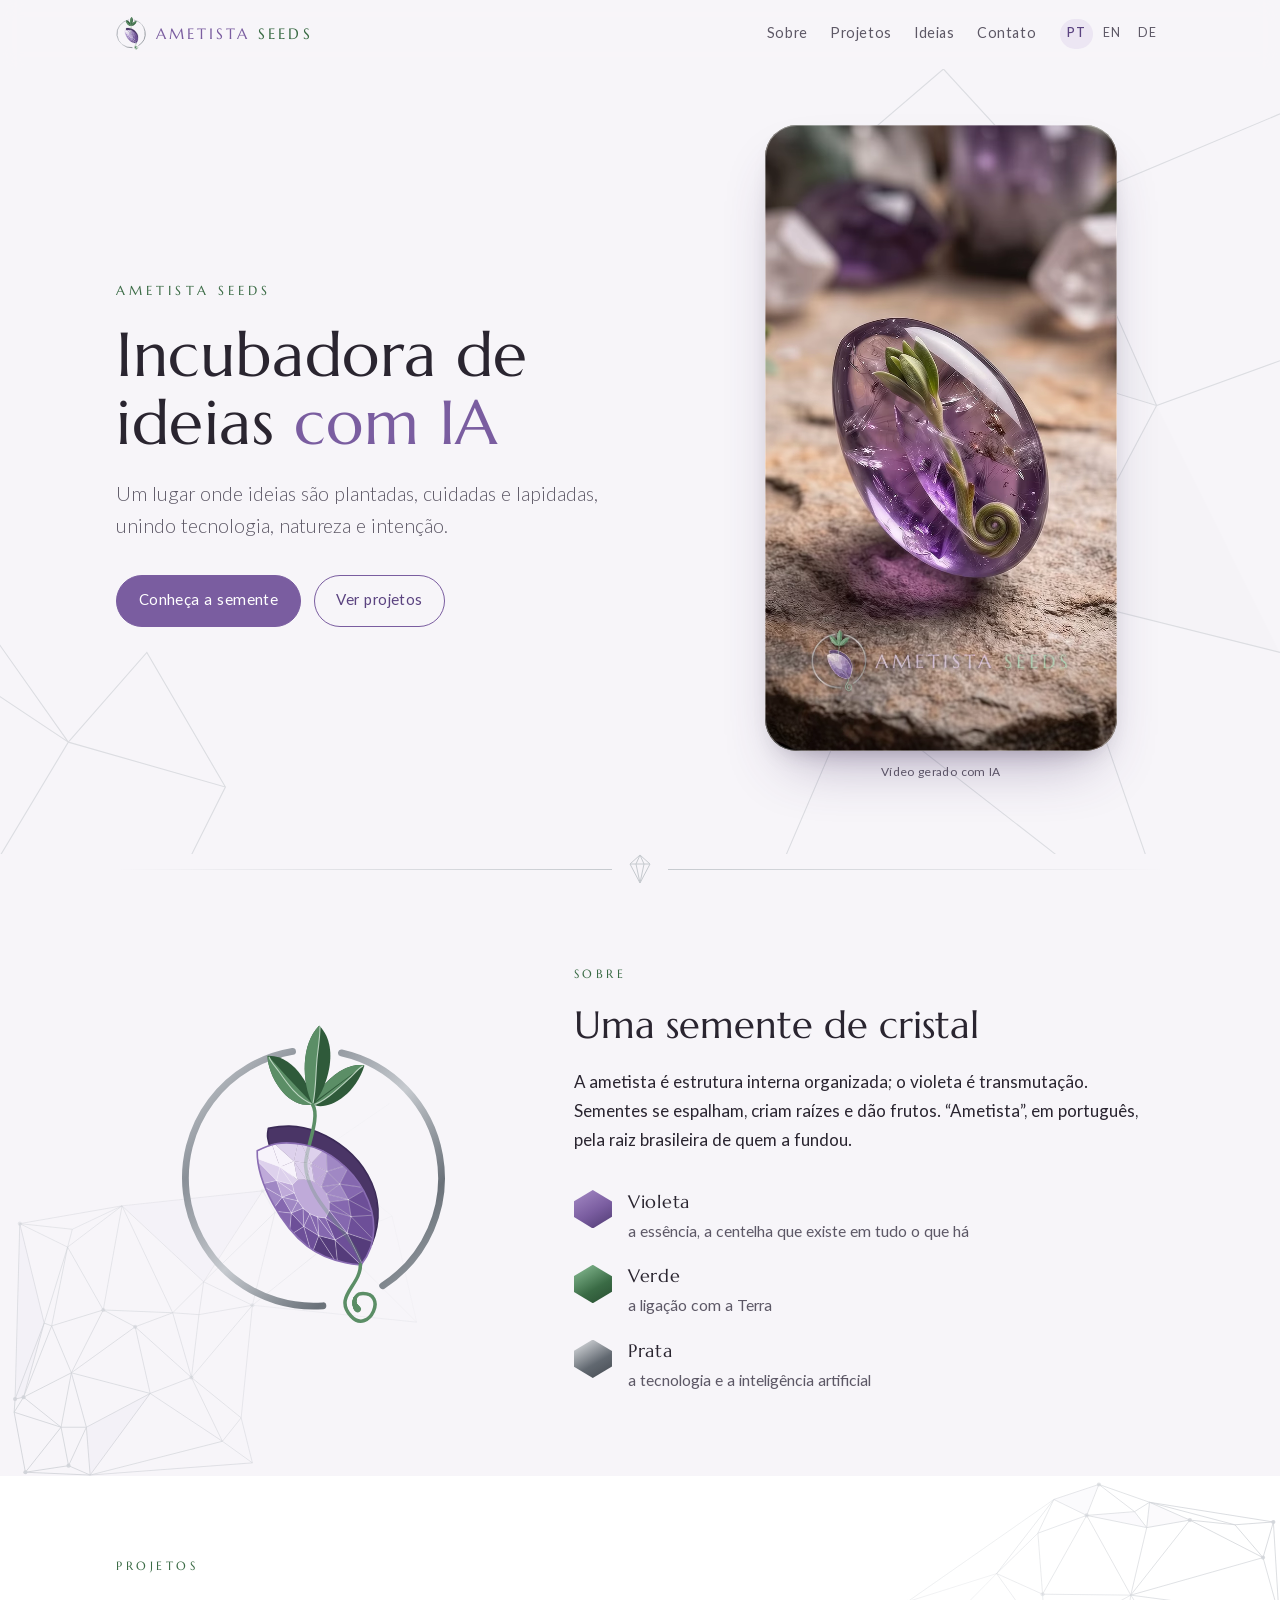
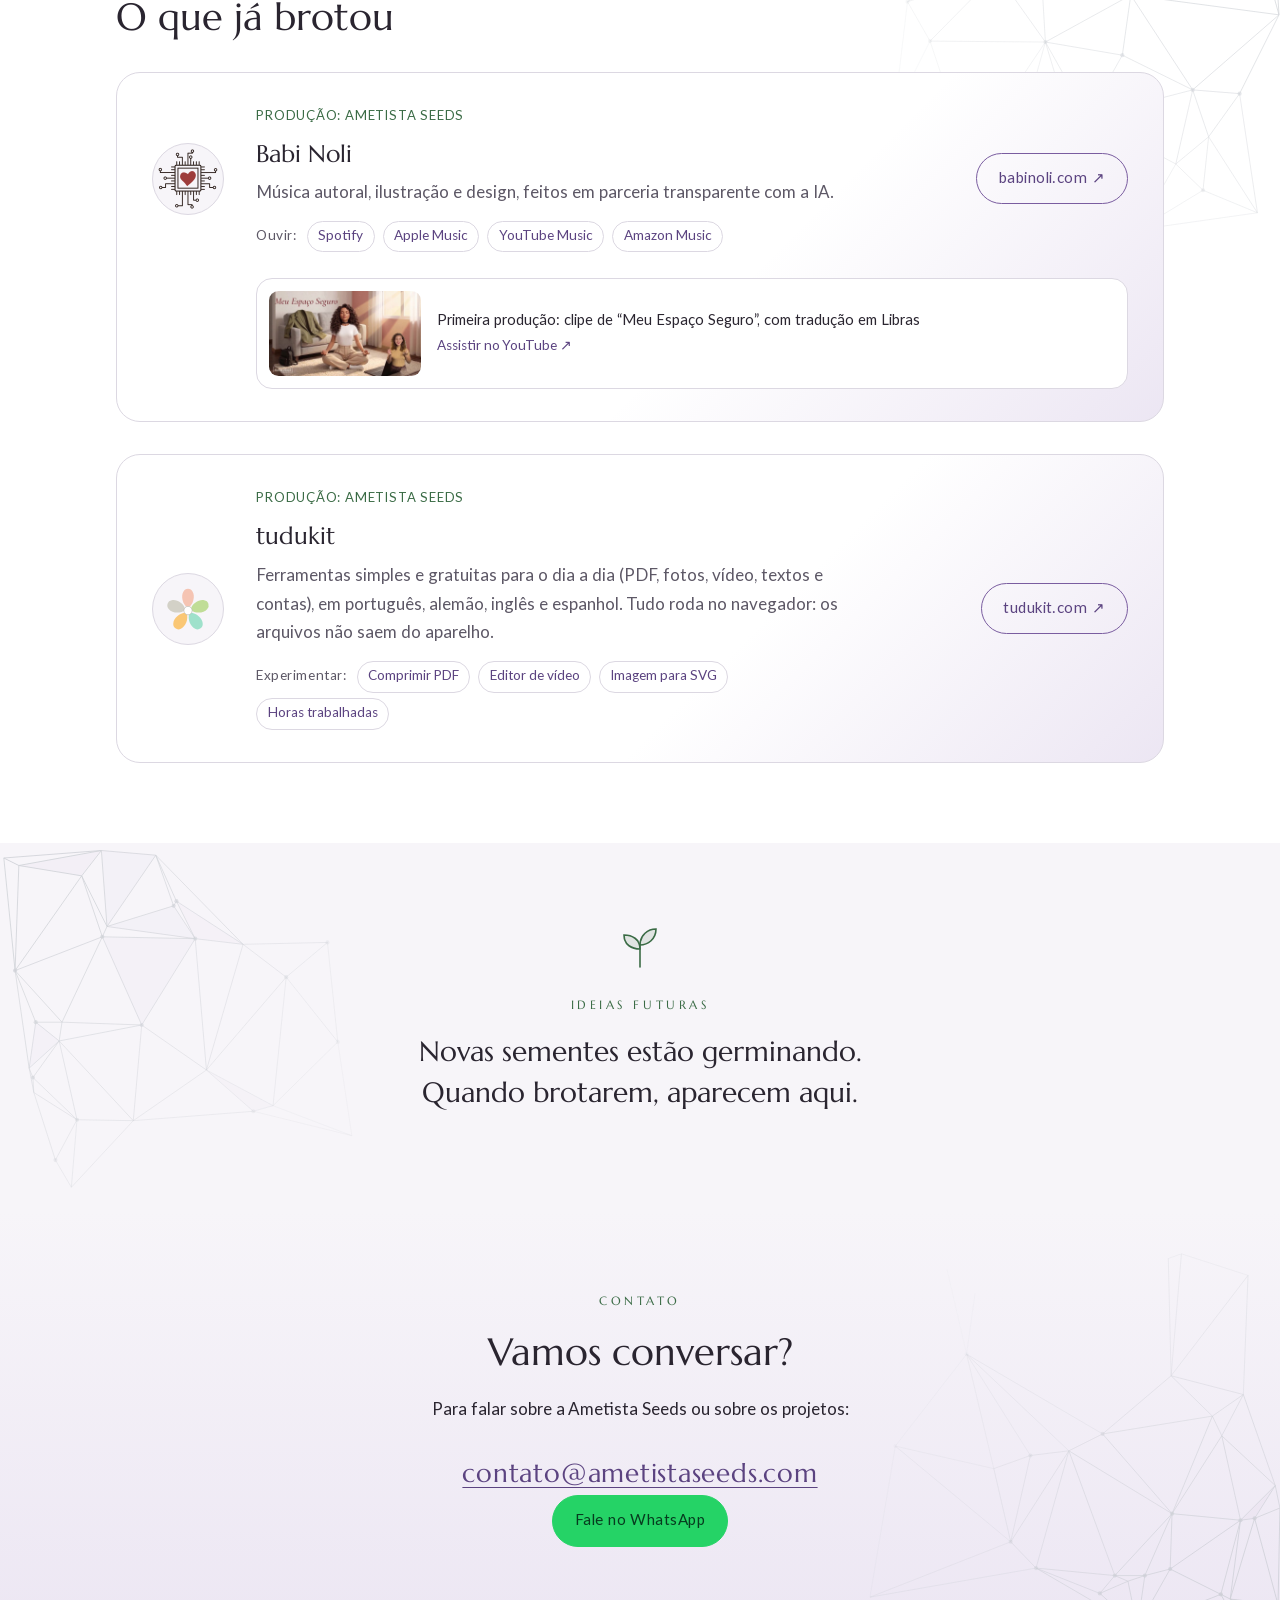
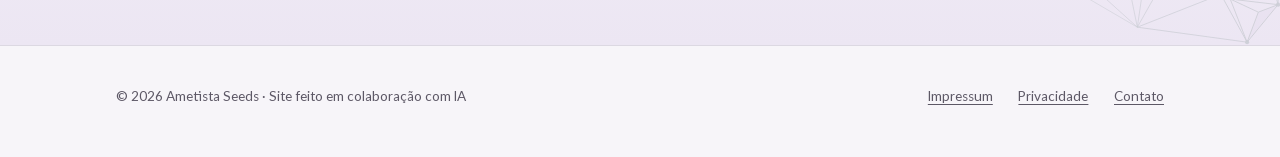
<file: index.html>
<!doctype html>
<html lang="pt-BR">
<head>
<meta charset="utf-8">
<meta name="viewport" content="width=device-width, initial-scale=1">
<title>Ametista Seeds — Incubadora de ideias com IA</title>
<meta name="description" content="Ametista Seeds: incubadora de ideias com IA. Tecnologia, natureza e essência numa só semente.">
<link rel="icon" href="assets/img/simbolo-claro.svg" type="image/svg+xml">
<link rel="preload" href="assets/fonts/Marcellus-latin.woff2" as="font" type="font/woff2" crossorigin>
<link rel="stylesheet" href="assets/css/style.css">
<link rel="alternate" hreflang="pt-BR" href="https://ametistaseeds.com/">
<link rel="alternate" hreflang="en" href="https://ametistaseeds.com/en/">
<link rel="alternate" hreflang="de" href="https://ametistaseeds.com/de/">
<meta property="og:title" content="Ametista Seeds">
<meta property="og:description" content="Incubadora de ideias com IA">
<meta property="og:type" content="website">
<script src="/s.js" defer></script>
<link rel="canonical" href="https://ametistaseeds.com/">
</head>
<body>

<header class="topo">
  <div class="envolve">
    <a class="marca" href="#inicio" aria-label="Ametista Seeds — início">
      <img src="assets/img/simbolo-claro.svg" alt="" width="31" height="38">
      <span class="nome"><span class="am">AMETISTA</span> <span class="sd">SEEDS</span></span>
    </a>
    <nav aria-label="Secções">
      <ul class="menu">
        <li><a href="#sobre">Sobre</a></li>
        <li><a href="#projetos">Projetos</a></li>
        <li><a href="#ideias">Ideias</a></li>
        <li><a href="#contato">Contato</a></li>
      </ul>
    </nav>
    <div class="linguas" aria-label="Idioma">
      <span aria-current="true">PT</span>
      <a href="en/" lang="en" hreflang="en">EN</a>
      <a href="de/" lang="de" hreflang="de">DE</a>
    </div>
  </div>
</header>

<main id="inicio">

  <section class="abertura">
    <svg class="facetas" viewBox="0 0 1200 700" preserveAspectRatio="xMaxYMid slice" aria-hidden="true" fill="none" stroke="currentColor" stroke-width="1">
      <path d="M1200 40 L1010 120 L1090 300 L1200 260 M1010 120 L900 0 M1010 120 L860 230 L1090 300 L1000 470 L1200 520 M860 230 L760 120 L900 0 M860 230 L1000 470 L820 560 L760 700 M1000 470 L1080 700 M820 560 L1000 700"/>
      <path d="M0 520 L120 600 L60 700 M120 600 L260 640 L230 700 M0 430 L120 600 M120 600 L190 520 L260 640" />
      <path d="M1010 120 L1090 300 L860 230 Z" fill="currentColor" fill-opacity=".12" stroke="none"/>
      <path d="M1000 470 L1200 520 L1090 300 Z" fill="currentColor" fill-opacity=".08" stroke="none"/>
    </svg>
    <div class="envolve">
      <div class="texto">
        <p class="selo">Ametista Seeds</p>
        <h1>Incubadora de ideias <em>com IA</em></h1>
        <p class="lead">Um lugar onde ideias são plantadas, cuidadas e lapidadas, unindo tecnologia, natureza e intenção.</p>
        <div class="botoes">
          <a class="botao" href="#sobre">Conheça a semente</a>
          <a class="botao leve" href="#projetos">Ver projetos</a>
        </div>
      </div>
      <div class="palco">
        <div class="moldura">
          <video id="semente" muted playsinline preload="auto" poster="assets/video/semente-inicio.jpg" aria-label="Uma semente de ametista se abre e dela brota uma planta com três folhas.">
            <source src="assets/video/semente.mp4" type="video/mp4">
            <source src="assets/video/semente.webm" type="video/webm">
          </video>
          <button class="repetir" id="repetir" type="button" aria-label="Ver o vídeo de novo">↻ ver de novo</button>
        </div>
        <p class="legenda">Vídeo gerado com IA</p>
      </div>
    </div>
  </section>

  <div class="cristal" aria-hidden="true"><svg viewBox="0 0 24 30"><path d="M12 1 L22 10 L12 29 L2 10 Z M2 10 H22 M12 1 L8 10 L12 29 L16 10 Z" fill="none" stroke="currentColor"/></svg></div>

  <section class="seccao sobre" id="sobre">
    <div class="envolve">
      <figure class="surge">
        <img src="assets/img/simbolo-claro.svg" alt="Símbolo da Ametista Seeds: uma semente de cristal de ametista, com raiz e três folhas verdes, dentro de um anel prateado." width="272" height="329">
      </figure>
      <div class="surge">
        <p class="rotulo">Sobre</p>
        <h2>Uma semente de cristal</h2>
        <p>A ametista é estrutura interna organizada; o violeta é transmutação. Sementes se espalham, criam raízes e dão frutos. “Ametista”, em português, pela raiz brasileira de quem a fundou.</p>
        <ul class="cores">
          <li><span class="cor am" aria-hidden="true"></span><div><strong>Violeta</strong><span>a essência, a centelha que existe em tudo o que há</span></div></li>
          <li><span class="cor vd" aria-hidden="true"></span><div><strong>Verde</strong><span>a ligação com a Terra</span></div></li>
          <li><span class="cor pr" aria-hidden="true"></span><div><strong>Prata</strong><span>a tecnologia e a inteligência artificial</span></div></li>
        </ul>
      </div>
    </div>
  </section>

  <section class="seccao projetos" id="projetos">
    <div class="envolve surge">
      <p class="rotulo">Projetos</p>
      <h2>O que já brotou</h2>
      <article class="cartao">
        <div class="inicial flor chip" aria-hidden="true"><img src="assets/img/babi-noli-chip.png" alt="" width="52" height="52"></div>
        <div>
          <p class="papel">Produção: Ametista Seeds</p>
          <h3>Babi Noli</h3>
          <p>Música autoral, ilustração e design, feitos em parceria transparente com a IA.</p>
          <p class="ouvir"><span>Ouvir:</span>
            <a href="https://open.spotify.com/artist/1VVUpfvG1zhe4JaJhIrRfE" rel="noopener">Spotify</a>
            <a href="https://music.apple.com/de/artist/babi-noli/6817136088" rel="noopener">Apple Music</a>
            <a href="https://music.youtube.com/channel/UCOvziMIEHvRLfblf7M3Kqwg" rel="noopener">YouTube Music</a>
            <a href="https://music.amazon.de/artists/B0HLCMTLPK/babi-noli" rel="noopener">Amazon Music</a>
          </p>
        </div>
        <a class="producao" href="https://youtu.be/A8sd6W4O5v0" rel="noopener">
          <img src="assets/img/clipe-capa-640.jpg" alt="Capa do clipe de “Meu Espaço Seguro”, com a intérprete de Libras" width="640" height="360" loading="lazy">
          <span class="producao-texto">Primeira produção: clipe de “Meu Espaço Seguro”, com tradução em Libras<span class="producao-link">Assistir no YouTube ↗</span></span>
        </a>
        <a class="botao leve" href="https://babinoli.com" rel="noopener">babinoli.com ↗</a>
      </article>
      <article class="cartao">
        <div class="inicial flor" aria-hidden="true"><img src="assets/img/tudukit-flor.svg" alt="" width="46" height="46"></div>
        <div>
          <p class="papel">Produção: Ametista Seeds</p>
          <h3>tudukit</h3>
          <p>Ferramentas simples e gratuitas para o dia a dia (PDF, fotos, vídeo, textos e contas), em português, alemão, inglês e espanhol. Tudo roda no navegador: os arquivos não saem do aparelho.</p>
          <p class="ouvir"><span>Experimentar:</span>
            <a href="https://tudukit.com/pt/comprimir-pdf/" rel="noopener">Comprimir PDF</a>
            <a href="https://tudukit.com/pt/editor-de-video/" rel="noopener">Editor de vídeo</a>
            <a href="https://tudukit.com/pt/imagem-para-svg/" rel="noopener">Imagem para SVG</a>
            <a href="https://tudukit.com/pt/calculadora-horas-trabalhadas/" rel="noopener">Horas trabalhadas</a>
          </p>
        </div>
        <a class="botao leve" href="https://tudukit.com/pt/" rel="noopener">tudukit.com ↗</a>
      </article>
    </div>
  </section>

  <section class="seccao ideias" id="ideias">
    <div class="envolve surge">
      <svg class="broto" viewBox="0 0 48 48" aria-hidden="true" fill="none" stroke="currentColor" stroke-width="1.6" stroke-linecap="round"><path d="M24 44 V22"/><path d="M24 26 C24 16 16 12 8 12 C8 22 16 26 24 26 Z" fill="currentColor" fill-opacity=".12"/><path d="M24 22 C24 12 32 6 40 6 C40 16 32 22 24 22 Z" fill="currentColor" fill-opacity=".12"/></svg>
      <p class="rotulo">Ideias futuras</p>
      <p class="frase">Novas sementes estão germinando. Quando brotarem, aparecem aqui.</p>
    </div>
  </section>

  <section class="seccao contato" id="contato">
    <div class="envolve surge">
      <p class="rotulo">Contato</p>
      <h2>Vamos conversar?</h2>
      <p>Para falar sobre a Ametista Seeds ou sobre os projetos:</p>
      <a class="email" href="mailto:contato@ametistaseeds.com">contato@ametistaseeds.com</a>
      <p class="whatsapp-linha"><a class="botao whatsapp" href="https://wa.me/491789420789?text=Ol%C3%A1%21%20Vim%20pelo%20site%20da%20Ametista%20Seeds." target="_blank" rel="noopener">Fale no WhatsApp</a></p>
    </div>
  </section>

</main>

<footer class="rodape">
  <div class="envolve">
    <span class="ia">© 2026 Ametista Seeds · Site feito em colaboração com IA</span>
    <a href="impressum.html">Impressum</a>
    <a href="privacidade.html">Privacidade</a>
    <a href="contato.html">Contato</a>
  </div>
</footer>


<script>
(function(){
  var topo=document.querySelector('.topo');
  addEventListener('scroll',function(){topo.classList.toggle('rolou',scrollY>8)},{passive:true});

  var v=document.getElementById('semente'), b=document.getElementById('repetir');
  var calmo=matchMedia('(prefers-reduced-motion: reduce)').matches;
  function fim(){b.classList.add('ver')}
  if(calmo){
    v.poster='assets/video/semente-final.jpg'; v.removeAttribute('preload'); fim(); b.textContent='▶ ver o vídeo';
  }else{
    var io=new IntersectionObserver(function(e){
      if(e[0].isIntersecting){var p=v.play(); if(p&&p.catch)p.catch(fim); io.disconnect();}
    },{threshold:.4});
    io.observe(v);
  }
  v.addEventListener('ended',fim);
  b.addEventListener('click',function(){b.classList.remove('ver');v.currentTime=0;v.play();});

  var els=document.querySelectorAll('.surge');
  if('IntersectionObserver' in window && !calmo){
    var o=new IntersectionObserver(function(es){es.forEach(function(e){if(e.isIntersecting){e.target.classList.add('visivel');o.unobserve(e.target);}})},{threshold:.15});
    els.forEach(function(el){o.observe(el)});
  }else{els.forEach(function(el){el.classList.add('visivel')})}
})();
</script>
</body>
</html>
</file>
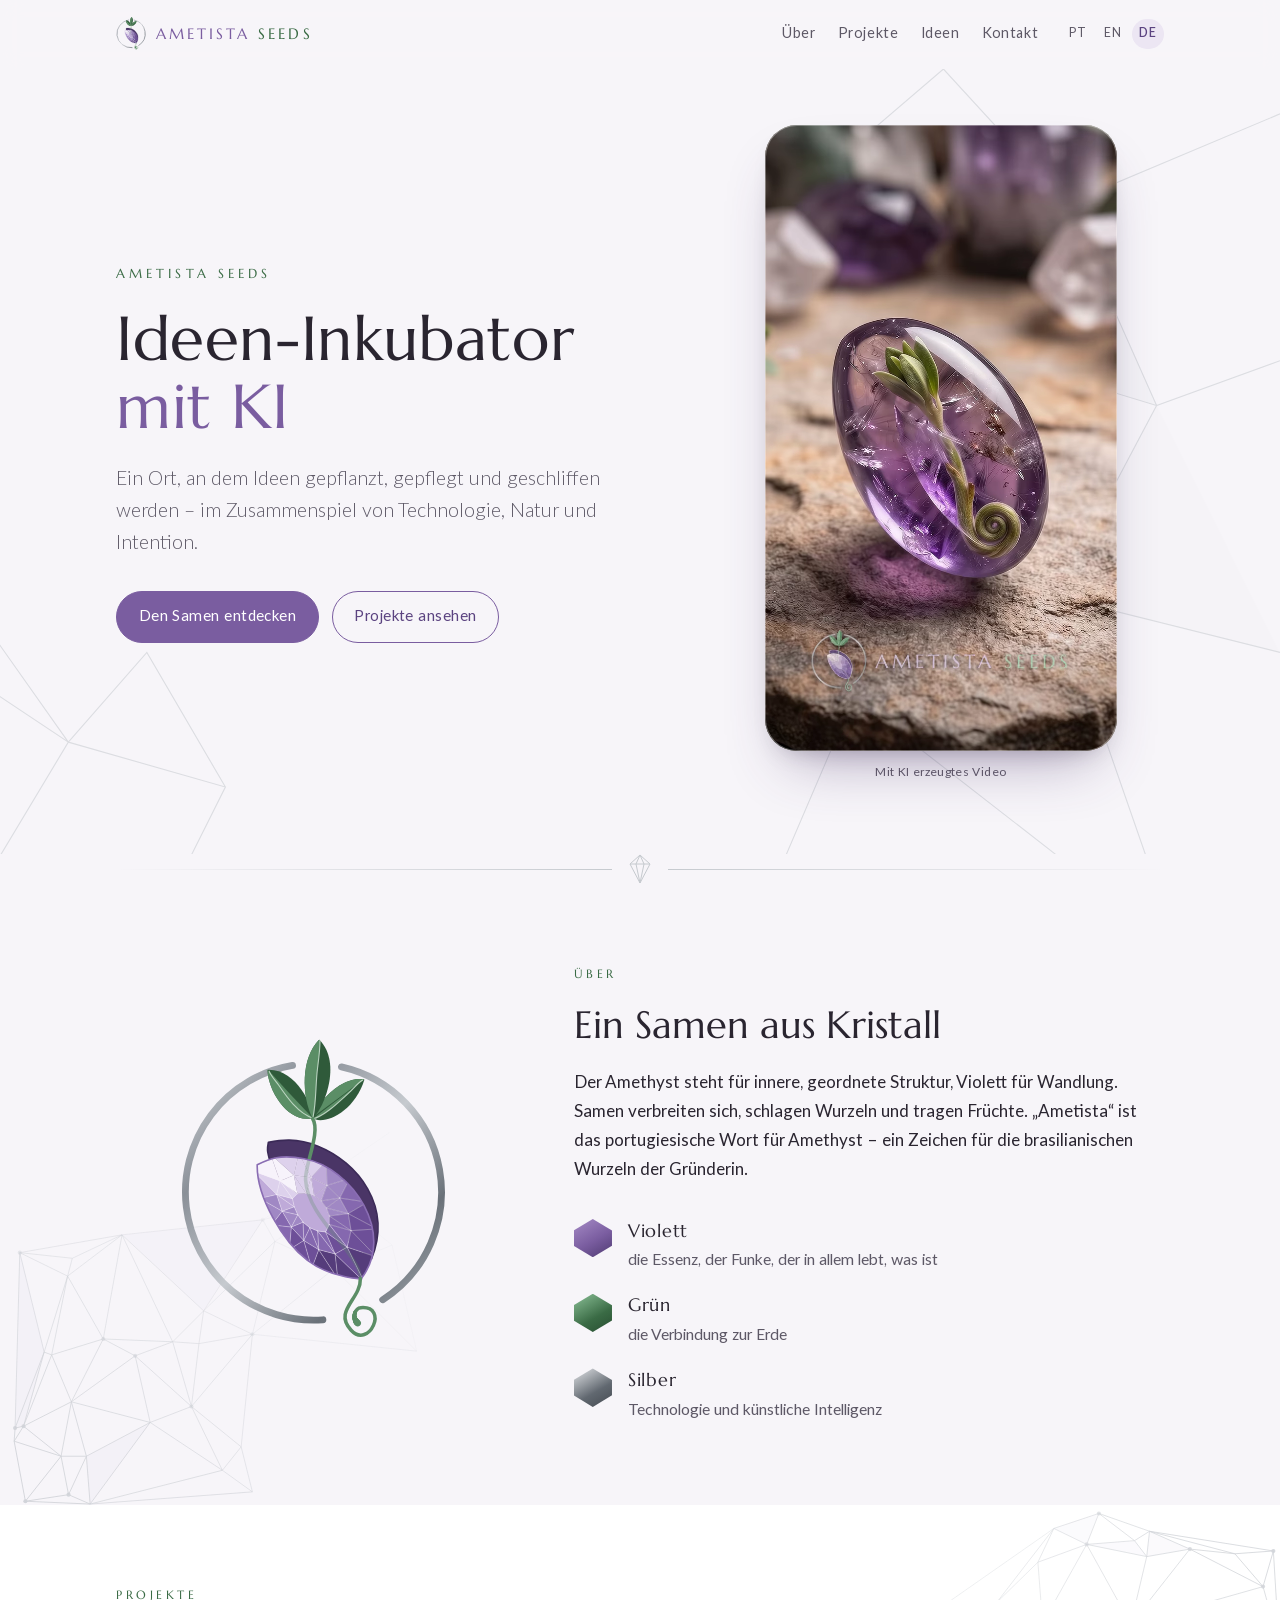
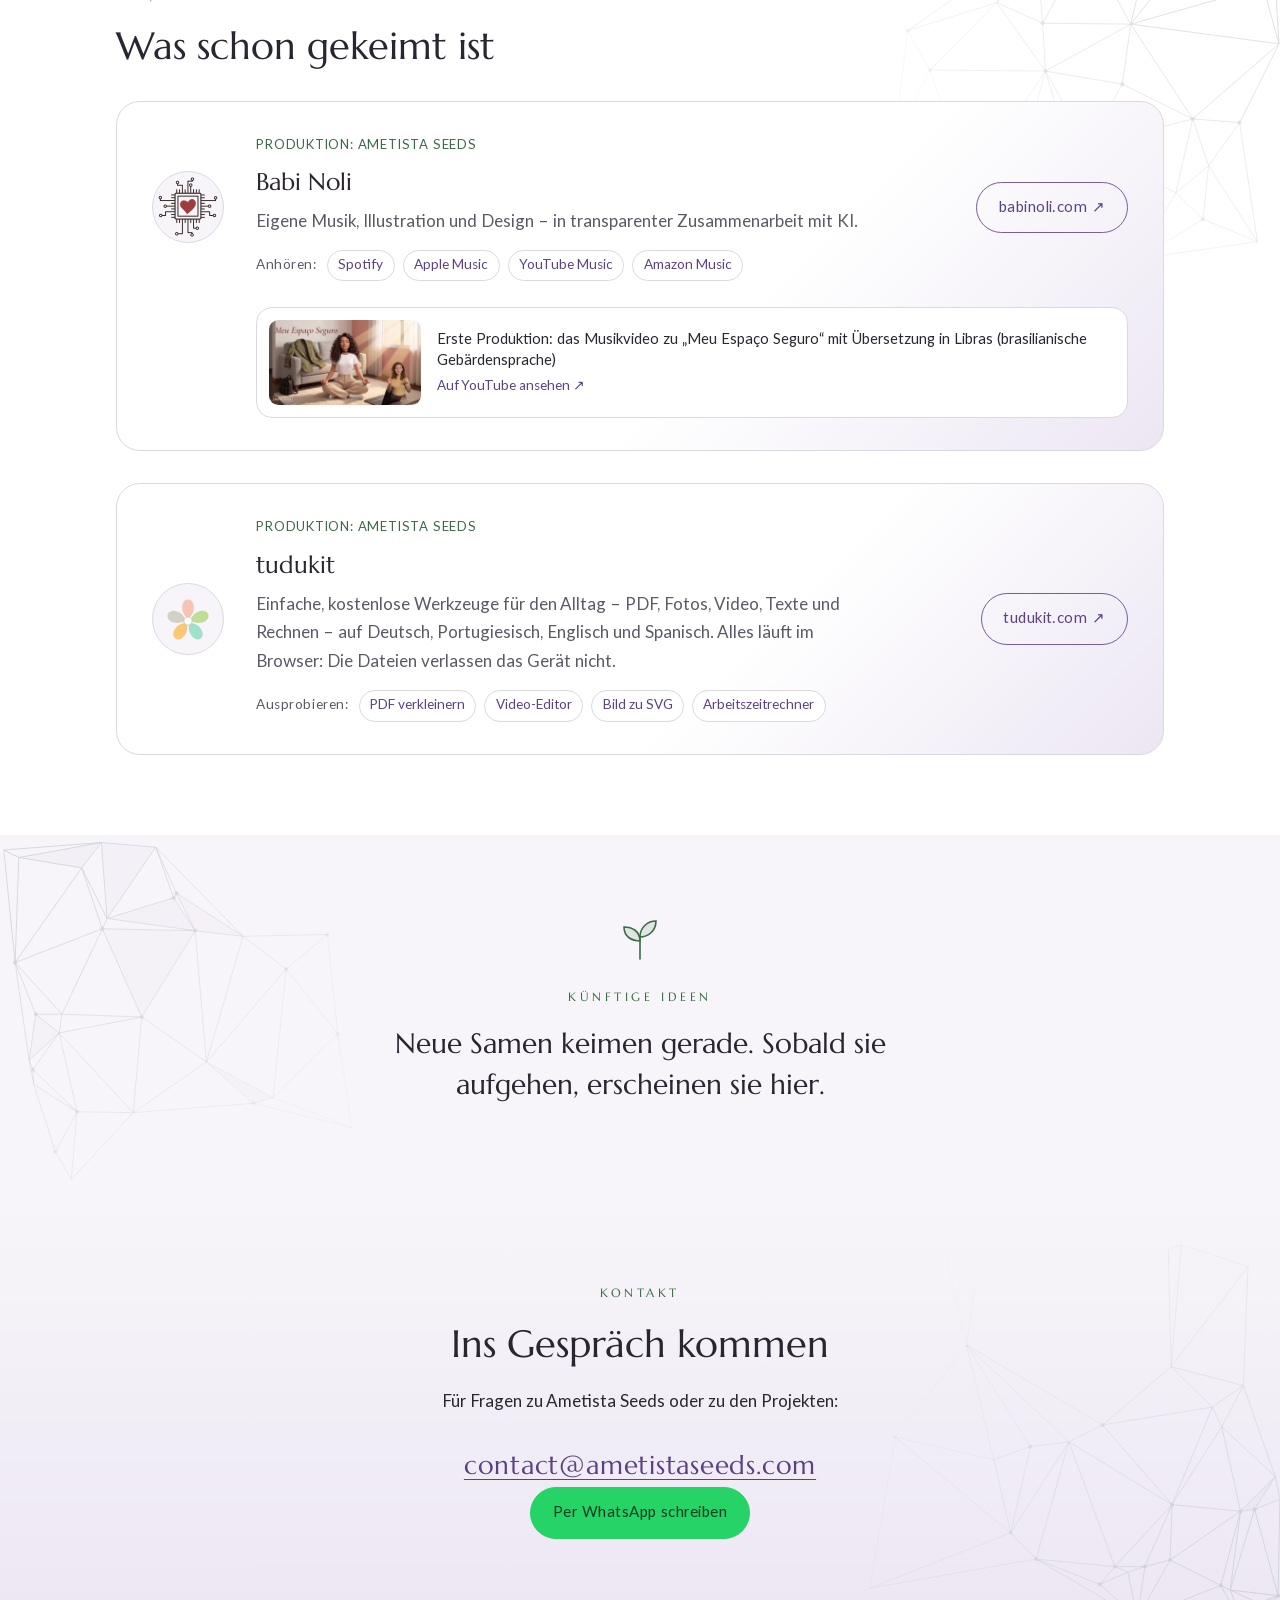
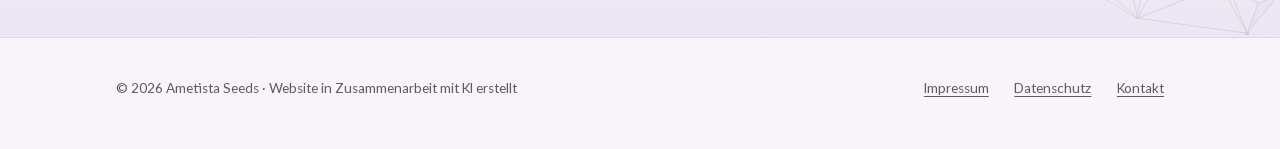
<file: de/index.html>
<!doctype html>
<html lang="de">
<head>
<meta charset="utf-8">
<meta name="viewport" content="width=device-width, initial-scale=1">
<title>Ametista Seeds — Ideen-Inkubator mit KI</title>
<meta name="description" content="Ametista Seeds: ein Ideen-Inkubator mit KI. Technologie, Natur und Essenz in einem einzigen Samen.">
<link rel="icon" href="../assets/img/simbolo-claro.svg" type="image/svg+xml">
<link rel="preload" href="../assets/fonts/Marcellus-latin.woff2" as="font" type="font/woff2" crossorigin>
<link rel="stylesheet" href="../assets/css/style.css">
<link rel="alternate" hreflang="pt-BR" href="https://ametistaseeds.com/">
<link rel="alternate" hreflang="en" href="https://ametistaseeds.com/en/">
<link rel="alternate" hreflang="de" href="https://ametistaseeds.com/de/">
<meta property="og:title" content="Ametista Seeds">
<meta property="og:description" content="Ideen-Inkubator mit KI">
<meta property="og:type" content="website">
<script src="/s.js" defer></script>
<link rel="canonical" href="https://ametistaseeds.com/de/">
</head>
<body>

<header class="topo">
  <div class="envolve">
    <a class="marca" href="#inicio" aria-label="Ametista Seeds — Startseite">
      <img src="../assets/img/simbolo-claro.svg" alt="" width="31" height="38">
      <span class="nome"><span class="am">AMETISTA</span> <span class="sd">SEEDS</span></span>
    </a>
    <nav aria-label="Abschnitte">
      <ul class="menu">
        <li><a href="#sobre">Über</a></li>
        <li><a href="#projetos">Projekte</a></li>
        <li><a href="#ideias">Ideen</a></li>
        <li><a href="#contato">Kontakt</a></li>
      </ul>
    </nav>
    <div class="linguas" aria-label="Sprache">
      <a href="../" lang="pt-BR" hreflang="pt-BR">PT</a>
      <a href="../en/" lang="en" hreflang="en">EN</a>
      <span aria-current="true">DE</span>
    </div>
  </div>
</header>

<main id="inicio">

  <section class="abertura">
    <svg class="facetas" viewBox="0 0 1200 700" preserveAspectRatio="xMaxYMid slice" aria-hidden="true" fill="none" stroke="currentColor" stroke-width="1">
      <path d="M1200 40 L1010 120 L1090 300 L1200 260 M1010 120 L900 0 M1010 120 L860 230 L1090 300 L1000 470 L1200 520 M860 230 L760 120 L900 0 M860 230 L1000 470 L820 560 L760 700 M1000 470 L1080 700 M820 560 L1000 700"/>
      <path d="M0 520 L120 600 L60 700 M120 600 L260 640 L230 700 M0 430 L120 600 M120 600 L190 520 L260 640" />
      <path d="M1010 120 L1090 300 L860 230 Z" fill="currentColor" fill-opacity=".12" stroke="none"/>
      <path d="M1000 470 L1200 520 L1090 300 Z" fill="currentColor" fill-opacity=".08" stroke="none"/>
    </svg>
    <div class="envolve">
      <div class="texto">
        <p class="selo">Ametista Seeds</p>
        <h1>Ideen-Inkubator <em>mit KI</em></h1>
        <p class="lead">Ein Ort, an dem Ideen gepflanzt, gepflegt und geschliffen werden – im Zusammenspiel von Technologie, Natur und Intention.</p>
        <div class="botoes">
          <a class="botao" href="#sobre">Den Samen entdecken</a>
          <a class="botao leve" href="#projetos">Projekte ansehen</a>
        </div>
      </div>
      <div class="palco">
        <div class="moldura">
          <video id="semente" muted playsinline preload="auto" poster="../assets/video/semente-inicio.jpg" aria-label="Ein Amethyst-Samen bricht auf, und eine Pflanze mit drei Blättern wächst daraus hervor.">
            <source src="../assets/video/semente.mp4" type="video/mp4">
            <source src="../assets/video/semente.webm" type="video/webm">
          </video>
          <button class="repetir" id="repetir" type="button" aria-label="Video noch einmal ansehen">↻ noch einmal</button>
        </div>
        <p class="legenda">Mit KI erzeugtes Video</p>
      </div>
    </div>
  </section>

  <div class="cristal" aria-hidden="true"><svg viewBox="0 0 24 30"><path d="M12 1 L22 10 L12 29 L2 10 Z M2 10 H22 M12 1 L8 10 L12 29 L16 10 Z" fill="none" stroke="currentColor"/></svg></div>

  <section class="seccao sobre" id="sobre">
    <div class="envolve">
      <figure class="surge">
        <img src="../assets/img/simbolo-claro.svg" alt="Symbol von Ametista Seeds: ein Samen aus Amethyst-Kristall mit Wurzel und drei grünen Blättern in einem silbernen Ring." width="272" height="329">
      </figure>
      <div class="surge">
        <p class="rotulo">Über</p>
        <h2>Ein Samen aus Kristall</h2>
        <p>Der Amethyst steht für innere, geordnete Struktur, Violett für Wandlung. Samen verbreiten sich, schlagen Wurzeln und tragen Früchte. „Ametista“ ist das portugiesische Wort für Amethyst – ein Zeichen für die brasilianischen Wurzeln der Gründerin.</p>
        <ul class="cores">
          <li><span class="cor am" aria-hidden="true"></span><div><strong>Violett</strong><span>die Essenz, der Funke, der in allem lebt, was ist</span></div></li>
          <li><span class="cor vd" aria-hidden="true"></span><div><strong>Grün</strong><span>die Verbindung zur Erde</span></div></li>
          <li><span class="cor pr" aria-hidden="true"></span><div><strong>Silber</strong><span>Technologie und künstliche Intelligenz</span></div></li>
        </ul>
      </div>
    </div>
  </section>

  <section class="seccao projetos" id="projetos">
    <div class="envolve surge">
      <p class="rotulo">Projekte</p>
      <h2>Was schon gekeimt ist</h2>
      <article class="cartao">
        <div class="inicial flor chip" aria-hidden="true"><img src="../assets/img/babi-noli-chip.png" alt="" width="52" height="52"></div>
        <div>
          <p class="papel">Produktion: Ametista Seeds</p>
          <h3>Babi Noli</h3>
          <p>Eigene Musik, Illustration und Design – in transparenter Zusammenarbeit mit KI.</p>
          <p class="ouvir"><span>Anhören:</span>
            <a href="https://open.spotify.com/artist/1VVUpfvG1zhe4JaJhIrRfE" rel="noopener">Spotify</a>
            <a href="https://music.apple.com/de/artist/babi-noli/6817136088" rel="noopener">Apple Music</a>
            <a href="https://music.youtube.com/channel/UCOvziMIEHvRLfblf7M3Kqwg" rel="noopener">YouTube Music</a>
            <a href="https://music.amazon.de/artists/B0HLCMTLPK/babi-noli" rel="noopener">Amazon Music</a>
          </p>
        </div>
        <a class="producao" href="https://youtu.be/A8sd6W4O5v0" rel="noopener">
          <img src="../assets/img/clipe-capa-640.jpg" alt="Titelbild des Musikvideos „Meu Espaço Seguro“ mit der Libras-Dolmetscherin" width="640" height="360" loading="lazy">
          <span class="producao-texto">Erste Produktion: das Musikvideo zu „Meu Espaço Seguro“ mit Übersetzung in Libras (brasilianische Gebärdensprache)<span class="producao-link">Auf YouTube ansehen ↗</span></span>
        </a>
        <a class="botao leve" href="https://babinoli.com" rel="noopener">babinoli.com ↗</a>
      </article>
      <article class="cartao">
        <div class="inicial flor" aria-hidden="true"><img src="../assets/img/tudukit-flor.svg" alt="" width="46" height="46"></div>
        <div>
          <p class="papel">Produktion: Ametista Seeds</p>
          <h3>tudukit</h3>
          <p>Einfache, kostenlose Werkzeuge für den Alltag – PDF, Fotos, Video, Texte und Rechnen – auf Deutsch, Portugiesisch, Englisch und Spanisch. Alles läuft im Browser: Die Dateien verlassen das Gerät nicht.</p>
          <p class="ouvir"><span>Ausprobieren:</span>
            <a href="https://tudukit.com/de/pdf-verkleinern/" rel="noopener">PDF verkleinern</a>
            <a href="https://tudukit.com/de/video-editor/" rel="noopener">Video-Editor</a>
            <a href="https://tudukit.com/de/bild-zu-svg/" rel="noopener">Bild zu SVG</a>
            <a href="https://tudukit.com/de/arbeitszeitrechner/" rel="noopener">Arbeitszeitrechner</a>
          </p>
        </div>
        <a class="botao leve" href="https://tudukit.com/de/" rel="noopener">tudukit.com ↗</a>
      </article>
    </div>
  </section>

  <section class="seccao ideias" id="ideias">
    <div class="envolve surge">
      <svg class="broto" viewBox="0 0 48 48" aria-hidden="true" fill="none" stroke="currentColor" stroke-width="1.6" stroke-linecap="round"><path d="M24 44 V22"/><path d="M24 26 C24 16 16 12 8 12 C8 22 16 26 24 26 Z" fill="currentColor" fill-opacity=".12"/><path d="M24 22 C24 12 32 6 40 6 C40 16 32 22 24 22 Z" fill="currentColor" fill-opacity=".12"/></svg>
      <p class="rotulo">Künftige Ideen</p>
      <p class="frase">Neue Samen keimen gerade. Sobald sie aufgehen, erscheinen sie hier.</p>
    </div>
  </section>

  <section class="seccao contato" id="contato">
    <div class="envolve surge">
      <p class="rotulo">Kontakt</p>
      <h2>Ins Gespräch kommen</h2>
      <p>Für Fragen zu Ametista Seeds oder zu den Projekten:</p>
      <a class="email" href="mailto:contact@ametistaseeds.com">contact@ametistaseeds.com</a>
      <p class="whatsapp-linha"><a class="botao whatsapp" href="https://wa.me/491789420789?text=Hallo%21%20Ich%20habe%20Sie%20%C3%BCber%20die%20Website%20von%20Ametista%20Seeds%20gefunden." target="_blank" rel="noopener">Per WhatsApp schreiben</a></p>
    </div>
  </section>

</main>

<footer class="rodape">
  <div class="envolve">
    <span class="ia">© 2026 Ametista Seeds · Website in Zusammenarbeit mit KI erstellt</span>
    <a href="../de/impressum.html">Impressum</a>
    <a href="../de/datenschutz.html">Datenschutz</a>
    <a href="../de/kontakt.html">Kontakt</a>
  </div>
</footer>


<script>
(function(){
  var topo=document.querySelector('.topo');
  addEventListener('scroll',function(){topo.classList.toggle('rolou',scrollY>8)},{passive:true});

  var v=document.getElementById('semente'), b=document.getElementById('repetir');
  var calmo=matchMedia('(prefers-reduced-motion: reduce)').matches;
  function fim(){b.classList.add('ver')}
  if(calmo){
    v.poster='../assets/video/semente-final.jpg'; v.removeAttribute('preload'); fim(); b.textContent='▶ Video ansehen';
  }else{
    var io=new IntersectionObserver(function(e){
      if(e[0].isIntersecting){var p=v.play(); if(p&&p.catch)p.catch(fim); io.disconnect();}
    },{threshold:.4});
    io.observe(v);
  }
  v.addEventListener('ended',fim);
  b.addEventListener('click',function(){b.classList.remove('ver');v.currentTime=0;v.play();});

  var els=document.querySelectorAll('.surge');
  if('IntersectionObserver' in window && !calmo){
    var o=new IntersectionObserver(function(es){es.forEach(function(e){if(e.isIntersecting){e.target.classList.add('visivel');o.unobserve(e.target);}})},{threshold:.15});
    els.forEach(function(el){o.observe(el)});
  }else{els.forEach(function(el){el.classList.add('visivel')})}
})();
</script>
</body>
</html>
</file>
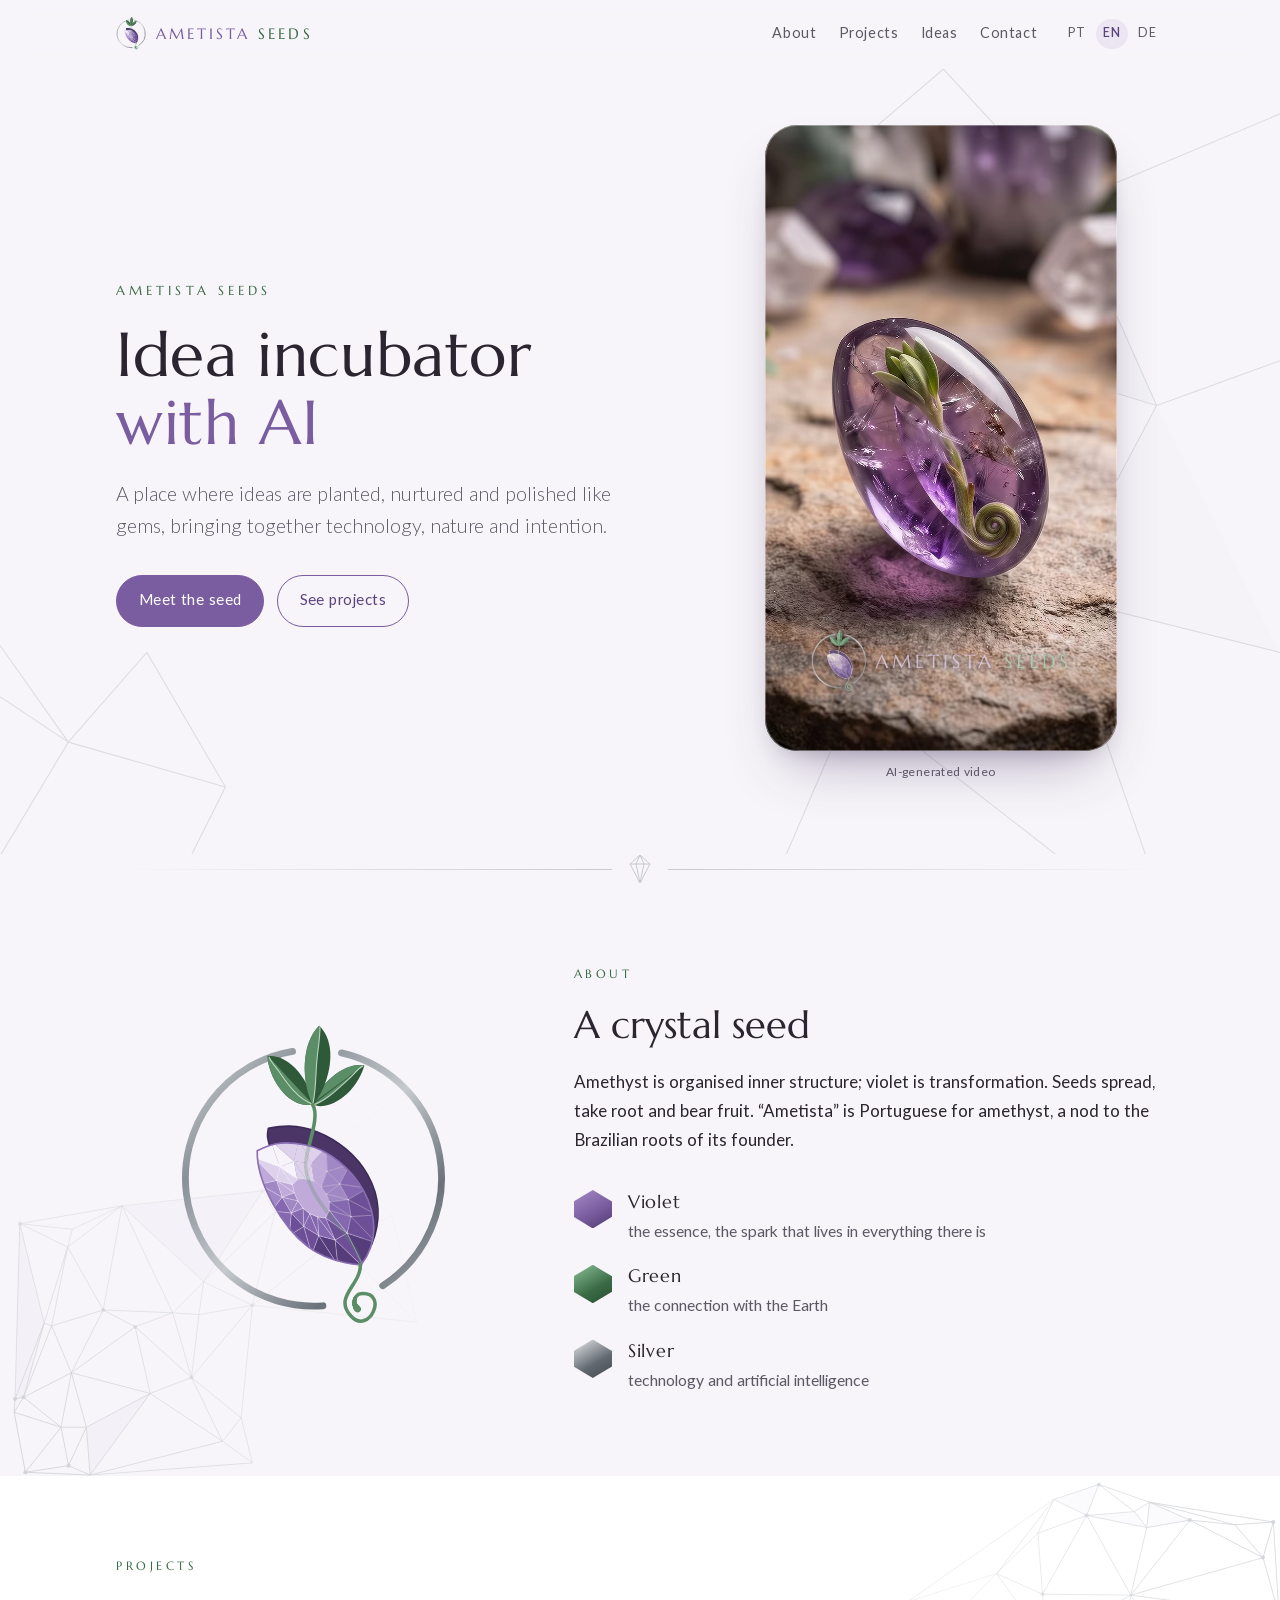
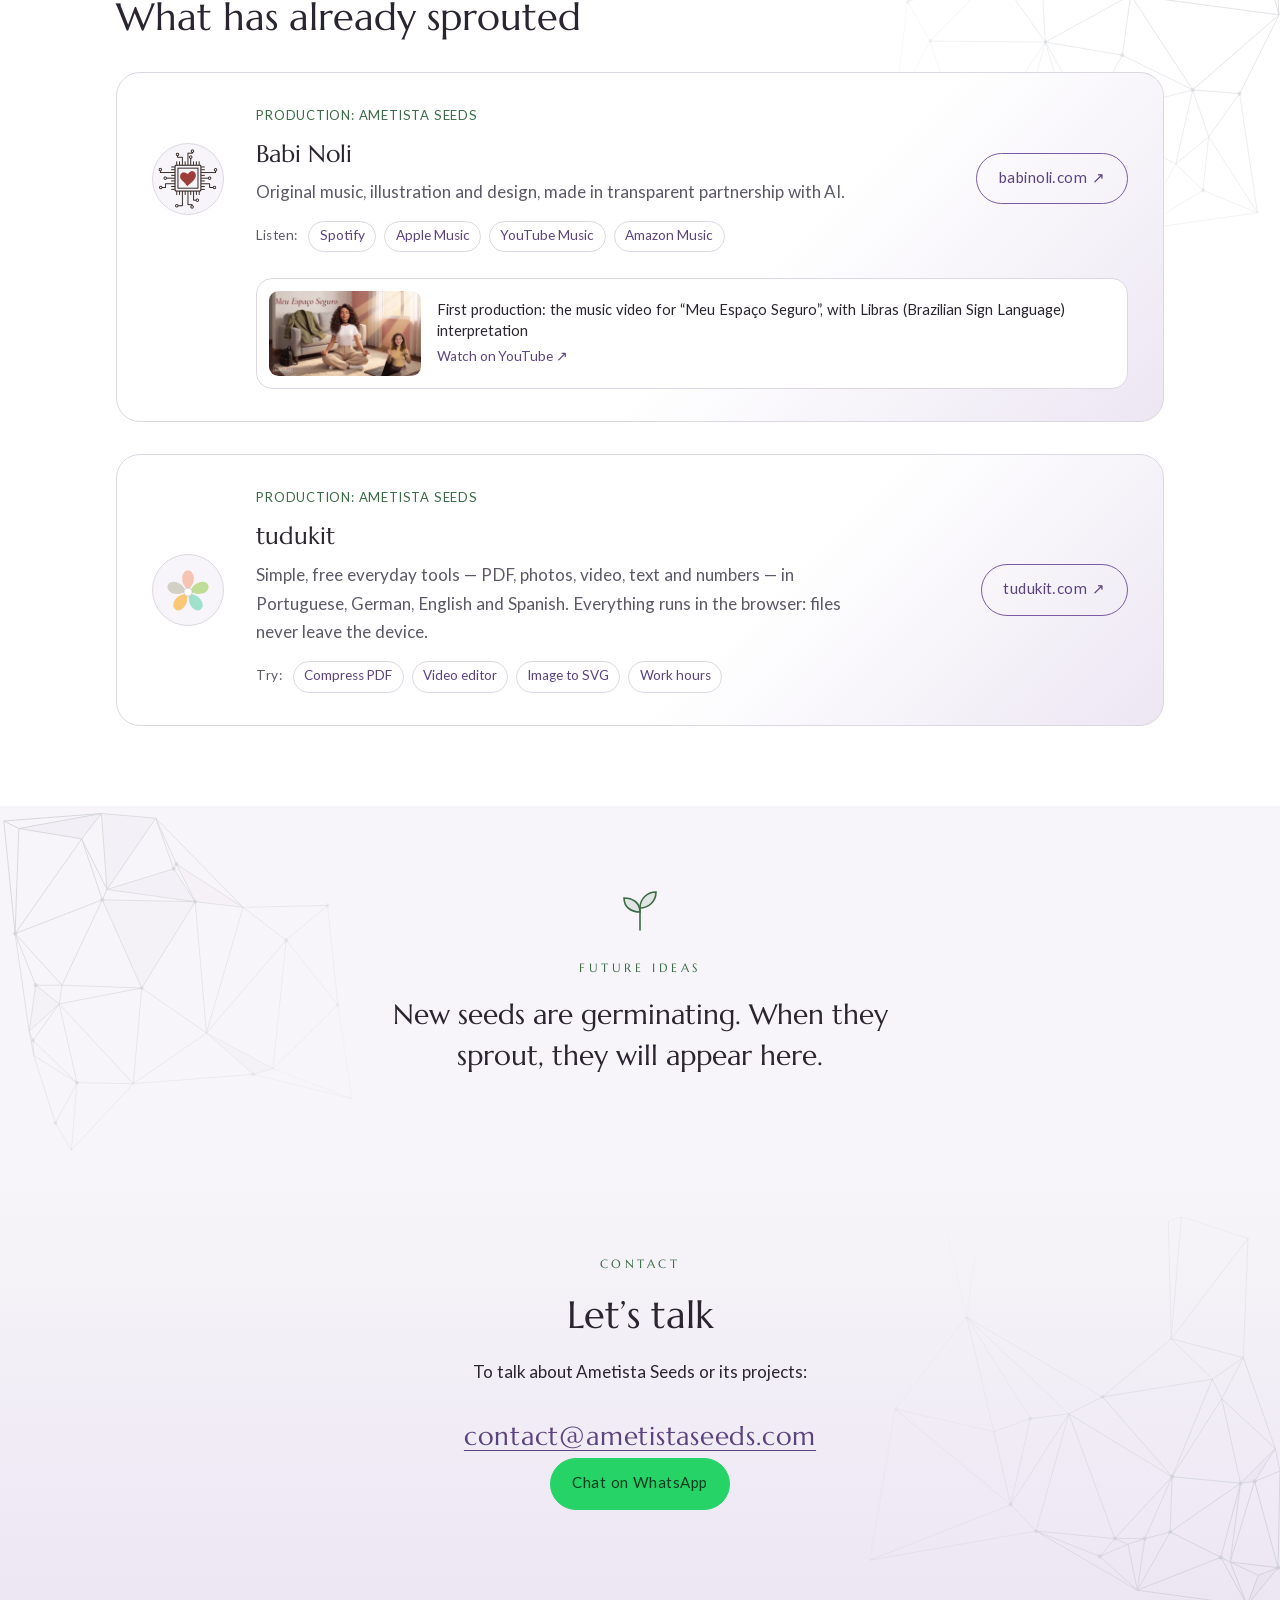
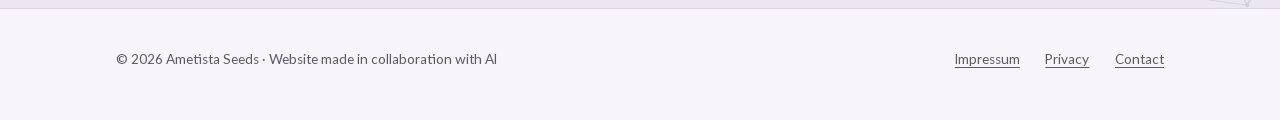
<file: en/index.html>
<!doctype html>
<html lang="en">
<head>
<meta charset="utf-8">
<meta name="viewport" content="width=device-width, initial-scale=1">
<title>Ametista Seeds — Idea incubator with AI</title>
<meta name="description" content="Ametista Seeds: an idea incubator with AI. Technology, nature and essence in a single seed.">
<link rel="icon" href="../assets/img/simbolo-claro.svg" type="image/svg+xml">
<link rel="preload" href="../assets/fonts/Marcellus-latin.woff2" as="font" type="font/woff2" crossorigin>
<link rel="stylesheet" href="../assets/css/style.css">
<link rel="alternate" hreflang="pt-BR" href="https://ametistaseeds.com/">
<link rel="alternate" hreflang="en" href="https://ametistaseeds.com/en/">
<link rel="alternate" hreflang="de" href="https://ametistaseeds.com/de/">
<meta property="og:title" content="Ametista Seeds">
<meta property="og:description" content="Idea incubator with AI">
<meta property="og:type" content="website">
<script src="/s.js" defer></script>
<link rel="canonical" href="https://ametistaseeds.com/en/">
</head>
<body>

<header class="topo">
  <div class="envolve">
    <a class="marca" href="#inicio" aria-label="Ametista Seeds — home">
      <img src="../assets/img/simbolo-claro.svg" alt="" width="31" height="38">
      <span class="nome"><span class="am">AMETISTA</span> <span class="sd">SEEDS</span></span>
    </a>
    <nav aria-label="Sections">
      <ul class="menu">
        <li><a href="#sobre">About</a></li>
        <li><a href="#projetos">Projects</a></li>
        <li><a href="#ideias">Ideas</a></li>
        <li><a href="#contato">Contact</a></li>
      </ul>
    </nav>
    <div class="linguas" aria-label="Language">
      <a href="../" lang="pt-BR" hreflang="pt-BR">PT</a>
      <span aria-current="true">EN</span>
      <a href="../de/" lang="de" hreflang="de">DE</a>
    </div>
  </div>
</header>

<main id="inicio">

  <section class="abertura">
    <svg class="facetas" viewBox="0 0 1200 700" preserveAspectRatio="xMaxYMid slice" aria-hidden="true" fill="none" stroke="currentColor" stroke-width="1">
      <path d="M1200 40 L1010 120 L1090 300 L1200 260 M1010 120 L900 0 M1010 120 L860 230 L1090 300 L1000 470 L1200 520 M860 230 L760 120 L900 0 M860 230 L1000 470 L820 560 L760 700 M1000 470 L1080 700 M820 560 L1000 700"/>
      <path d="M0 520 L120 600 L60 700 M120 600 L260 640 L230 700 M0 430 L120 600 M120 600 L190 520 L260 640" />
      <path d="M1010 120 L1090 300 L860 230 Z" fill="currentColor" fill-opacity=".12" stroke="none"/>
      <path d="M1000 470 L1200 520 L1090 300 Z" fill="currentColor" fill-opacity=".08" stroke="none"/>
    </svg>
    <div class="envolve">
      <div class="texto">
        <p class="selo">Ametista Seeds</p>
        <h1>Idea incubator <em>with AI</em></h1>
        <p class="lead">A place where ideas are planted, nurtured and polished like gems, bringing together technology, nature and intention.</p>
        <div class="botoes">
          <a class="botao" href="#sobre">Meet the seed</a>
          <a class="botao leve" href="#projetos">See projects</a>
        </div>
      </div>
      <div class="palco">
        <div class="moldura">
          <video id="semente" muted playsinline preload="auto" poster="../assets/video/semente-inicio.jpg" aria-label="An amethyst seed cracks open and a plant with three leaves sprouts from it.">
            <source src="../assets/video/semente.mp4" type="video/mp4">
            <source src="../assets/video/semente.webm" type="video/webm">
          </video>
          <button class="repetir" id="repetir" type="button" aria-label="Watch the video again">↻ watch again</button>
        </div>
        <p class="legenda">AI-generated video</p>
      </div>
    </div>
  </section>

  <div class="cristal" aria-hidden="true"><svg viewBox="0 0 24 30"><path d="M12 1 L22 10 L12 29 L2 10 Z M2 10 H22 M12 1 L8 10 L12 29 L16 10 Z" fill="none" stroke="currentColor"/></svg></div>

  <section class="seccao sobre" id="sobre">
    <div class="envolve">
      <figure class="surge">
        <img src="../assets/img/simbolo-claro.svg" alt="Ametista Seeds symbol: an amethyst crystal seed with a root and three green leaves, inside a silver ring." width="272" height="329">
      </figure>
      <div class="surge">
        <p class="rotulo">About</p>
        <h2>A crystal seed</h2>
        <p>Amethyst is organised inner structure; violet is transformation. Seeds spread, take root and bear fruit. “Ametista” is Portuguese for amethyst, a nod to the Brazilian roots of its founder.</p>
        <ul class="cores">
          <li><span class="cor am" aria-hidden="true"></span><div><strong>Violet</strong><span>the essence, the spark that lives in everything there is</span></div></li>
          <li><span class="cor vd" aria-hidden="true"></span><div><strong>Green</strong><span>the connection with the Earth</span></div></li>
          <li><span class="cor pr" aria-hidden="true"></span><div><strong>Silver</strong><span>technology and artificial intelligence</span></div></li>
        </ul>
      </div>
    </div>
  </section>

  <section class="seccao projetos" id="projetos">
    <div class="envolve surge">
      <p class="rotulo">Projects</p>
      <h2>What has already sprouted</h2>
      <article class="cartao">
        <div class="inicial flor chip" aria-hidden="true"><img src="../assets/img/babi-noli-chip.png" alt="" width="52" height="52"></div>
        <div>
          <p class="papel">Production: Ametista Seeds</p>
          <h3>Babi Noli</h3>
          <p>Original music, illustration and design, made in transparent partnership with AI.</p>
          <p class="ouvir"><span>Listen:</span>
            <a href="https://open.spotify.com/artist/1VVUpfvG1zhe4JaJhIrRfE" rel="noopener">Spotify</a>
            <a href="https://music.apple.com/de/artist/babi-noli/6817136088" rel="noopener">Apple Music</a>
            <a href="https://music.youtube.com/channel/UCOvziMIEHvRLfblf7M3Kqwg" rel="noopener">YouTube Music</a>
            <a href="https://music.amazon.de/artists/B0HLCMTLPK/babi-noli" rel="noopener">Amazon Music</a>
          </p>
        </div>
        <a class="producao" href="https://youtu.be/A8sd6W4O5v0" rel="noopener">
          <img src="../assets/img/clipe-capa-640.jpg" alt="Cover of the “Meu Espaço Seguro” music video, with the Libras interpreter" width="640" height="360" loading="lazy">
          <span class="producao-texto">First production: the music video for “Meu Espaço Seguro”, with Libras (Brazilian Sign Language) interpretation<span class="producao-link">Watch on YouTube ↗</span></span>
        </a>
        <a class="botao leve" href="https://babinoli.com" rel="noopener">babinoli.com ↗</a>
      </article>
      <article class="cartao">
        <div class="inicial flor" aria-hidden="true"><img src="../assets/img/tudukit-flor.svg" alt="" width="46" height="46"></div>
        <div>
          <p class="papel">Production: Ametista Seeds</p>
          <h3>tudukit</h3>
          <p>Simple, free everyday tools — PDF, photos, video, text and numbers — in Portuguese, German, English and Spanish. Everything runs in the browser: files never leave the device.</p>
          <p class="ouvir"><span>Try:</span>
            <a href="https://tudukit.com/en/compress-pdf/" rel="noopener">Compress PDF</a>
            <a href="https://tudukit.com/en/video-editor/" rel="noopener">Video editor</a>
            <a href="https://tudukit.com/en/image-to-svg/" rel="noopener">Image to SVG</a>
            <a href="https://tudukit.com/en/work-hours-calculator/" rel="noopener">Work hours</a>
          </p>
        </div>
        <a class="botao leve" href="https://tudukit.com/en/" rel="noopener">tudukit.com ↗</a>
      </article>
    </div>
  </section>

  <section class="seccao ideias" id="ideias">
    <div class="envolve surge">
      <svg class="broto" viewBox="0 0 48 48" aria-hidden="true" fill="none" stroke="currentColor" stroke-width="1.6" stroke-linecap="round"><path d="M24 44 V22"/><path d="M24 26 C24 16 16 12 8 12 C8 22 16 26 24 26 Z" fill="currentColor" fill-opacity=".12"/><path d="M24 22 C24 12 32 6 40 6 C40 16 32 22 24 22 Z" fill="currentColor" fill-opacity=".12"/></svg>
      <p class="rotulo">Future ideas</p>
      <p class="frase">New seeds are germinating. When they sprout, they will appear here.</p>
    </div>
  </section>

  <section class="seccao contato" id="contato">
    <div class="envolve surge">
      <p class="rotulo">Contact</p>
      <h2>Let’s talk</h2>
      <p>To talk about Ametista Seeds or its projects:</p>
      <a class="email" href="mailto:contact@ametistaseeds.com">contact@ametistaseeds.com</a>
      <p class="whatsapp-linha"><a class="botao whatsapp" href="https://wa.me/491789420789?text=Hi%21%20I%20found%20you%20through%20the%20Ametista%20Seeds%20website." target="_blank" rel="noopener">Chat on WhatsApp</a></p>
    </div>
  </section>

</main>

<footer class="rodape">
  <div class="envolve">
    <span class="ia">© 2026 Ametista Seeds · Website made in collaboration with AI</span>
    <a href="../en/impressum.html">Impressum</a>
    <a href="../en/privacy.html">Privacy</a>
    <a href="../en/contact.html">Contact</a>
  </div>
</footer>


<script>
(function(){
  var topo=document.querySelector('.topo');
  addEventListener('scroll',function(){topo.classList.toggle('rolou',scrollY>8)},{passive:true});

  var v=document.getElementById('semente'), b=document.getElementById('repetir');
  var calmo=matchMedia('(prefers-reduced-motion: reduce)').matches;
  function fim(){b.classList.add('ver')}
  if(calmo){
    v.poster='../assets/video/semente-final.jpg'; v.removeAttribute('preload'); fim(); b.textContent='▶ watch the video';
  }else{
    var io=new IntersectionObserver(function(e){
      if(e[0].isIntersecting){var p=v.play(); if(p&&p.catch)p.catch(fim); io.disconnect();}
    },{threshold:.4});
    io.observe(v);
  }
  v.addEventListener('ended',fim);
  b.addEventListener('click',function(){b.classList.remove('ver');v.currentTime=0;v.play();});

  var els=document.querySelectorAll('.surge');
  if('IntersectionObserver' in window && !calmo){
    var o=new IntersectionObserver(function(es){es.forEach(function(e){if(e.isIntersecting){e.target.classList.add('visivel');o.unobserve(e.target);}})},{threshold:.15});
    els.forEach(function(el){o.observe(el)});
  }else{els.forEach(function(el){el.classList.add('visivel')})}
})();
</script>
</body>
</html>
</file>
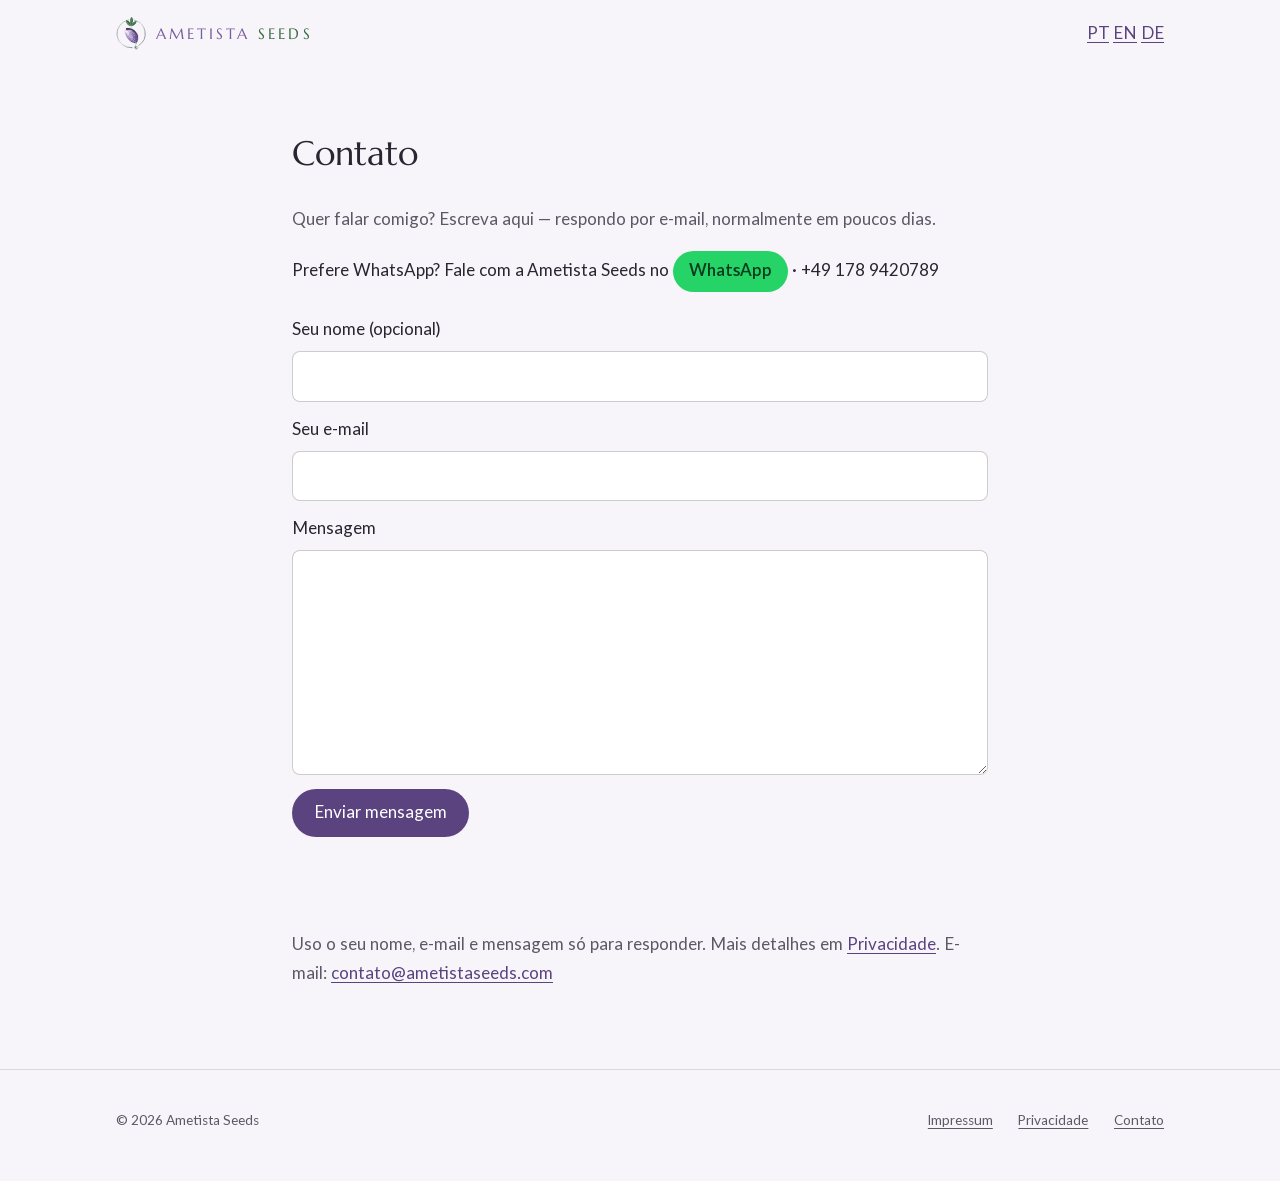
<file: contato.html>
<!doctype html>
<html lang="pt-BR">
<head>
<meta charset="utf-8">
<meta name="viewport" content="width=device-width, initial-scale=1">
<title>Contato — Ametista Seeds</title>

<link rel="icon" href="assets/img/simbolo-claro.svg" type="image/svg+xml">
<link rel="stylesheet" href="assets/css/style.css">
<script src="/s.js" defer></script>
<style>.legal .sub{color:var(--suave)}:root{--botao:#5b4380}</style>
<link rel="canonical" href="https://ametistaseeds.com/contato">
</head>
<body>
<header class="topo">
  <div class="envolve">
    <a class="marca" href="index.html" aria-label="Ametista Seeds — Início">
      <img src="assets/img/simbolo-claro.svg" alt="" width="31" height="38">
      <span class="nome"><span class="am">AMETISTA</span> <span class="sd">SEEDS</span></span>
    </a>
    <nav class="idiomas"><a href="contato.html" hreflang="pt-BR" lang="pt-BR" aria-current="true">PT</a> <a href="en/contact.html" hreflang="en" lang="en">EN</a> <a href="de/kontakt.html" hreflang="de" lang="de">DE</a></nav>
  </div>
</header>
<main class="legal">
  <div class="envolve">
<h1>Contato</h1>
<p class="sub">Quer falar comigo? Escreva aqui — respondo por e-mail, normalmente em poucos dias.</p>
<p class="wa">Prefere WhatsApp? Fale com a Ametista Seeds no <a class="wa-btn" href="https://wa.me/491789420789?text=Ol%C3%A1%21%20Vim%20pelo%20site%20da%20Ametista%20Seeds." target="_blank" rel="noopener">WhatsApp</a> · +49 178 9420789</p>
<style>.wa .wa-btn{display:inline-block;padding:6px 16px;border-radius:999px;background:#25D366;color:#073b1f;font-weight:600;text-decoration:none}.wa .wa-btn:hover{filter:brightness(.95)}</style>
<form id="cform" class="cform" novalidate>
<label class="f">Seu nome (opcional)<input type="text" name="name" maxlength="120" autocomplete="name"></label>
<label class="f">Seu e-mail<input type="email" name="email" required maxlength="200" autocomplete="email" inputmode="email"></label>
<label class="f">Mensagem<textarea name="message" required maxlength="5000" rows="7"></textarea></label>
<label class="hp" aria-hidden="true">Website<input type="text" name="website" tabindex="-1" autocomplete="off"></label>
<p><button type="submit" class="enviar">Enviar mensagem</button></p>
<p class="status" id="cst" role="status" aria-live="polite"></p>
</form>
<p class="sub">Uso o seu nome, e-mail e mensagem só para responder. Mais detalhes em <a href="privacidade.html">Privacidade</a>. E-mail: <a href="mailto:contato@ametistaseeds.com">contato@ametistaseeds.com</a></p>
<style>.cform{display:grid;gap:14px;margin:1.5rem 0}.cform .f{display:grid;gap:6px}.cform input,.cform textarea{width:100%;box-sizing:border-box;font:inherit;padding:10px 12px;border:1px solid rgba(0,0,0,.2);border-radius:8px;background:#fff;color:inherit}.cform .hp{position:absolute;left:-9999px;width:1px;height:1px;overflow:hidden}.cform .enviar{font:inherit;padding:10px 22px;border-radius:999px;border:0;background:var(--botao,#9D3D3C);color:#fff;cursor:pointer}.cform .enviar:disabled{opacity:.6}.cform .status{min-height:1.4em}</style>
<script>
(function(){var f=document.getElementById("cform"),s=document.getElementById("cst"),t0=Date.now(),FAIL='Não foi possível enviar agora. Tente de novo em alguns minutos ou escreva para contato@ametistaseeds.com.';
f.addEventListener("submit",function(e){e.preventDefault();var d=Object.fromEntries(new FormData(f));
if(!/^[^\s@]+@[^\s@]+\.[^\s@]+$/.test(d.email||"")||!(d.message||"").trim()){s.textContent='Preencha um e-mail válido e a mensagem.';return;}
d.ms=Date.now()-t0;d.lang="pt";d.page=location.href;var b=f.querySelector("button");b.disabled=true;s.textContent='Enviando…';
fetch("/api/contato",{method:"POST",headers:{"content-type":"application/json"},body:JSON.stringify(d)}).then(function(r){
if(r.ok){f.reset();s.textContent='Mensagem enviada. Obrigada! Vou responder no e-mail que você indicou.';}else{s.textContent=FAIL;b.disabled=false;}
}).catch(function(){s.textContent=FAIL;b.disabled=false;});});})();
</script>
  </div>
</main>
<footer class="rodape">
  <div class="envolve">
    <span class="ia">© 2026 Ametista Seeds</span>
    <a href="impressum.html">Impressum</a>
    <a href="privacidade.html">Privacidade</a>
    <a href="contato.html">Contato</a>
  </div>
</footer>
</body>
</html>
</file>
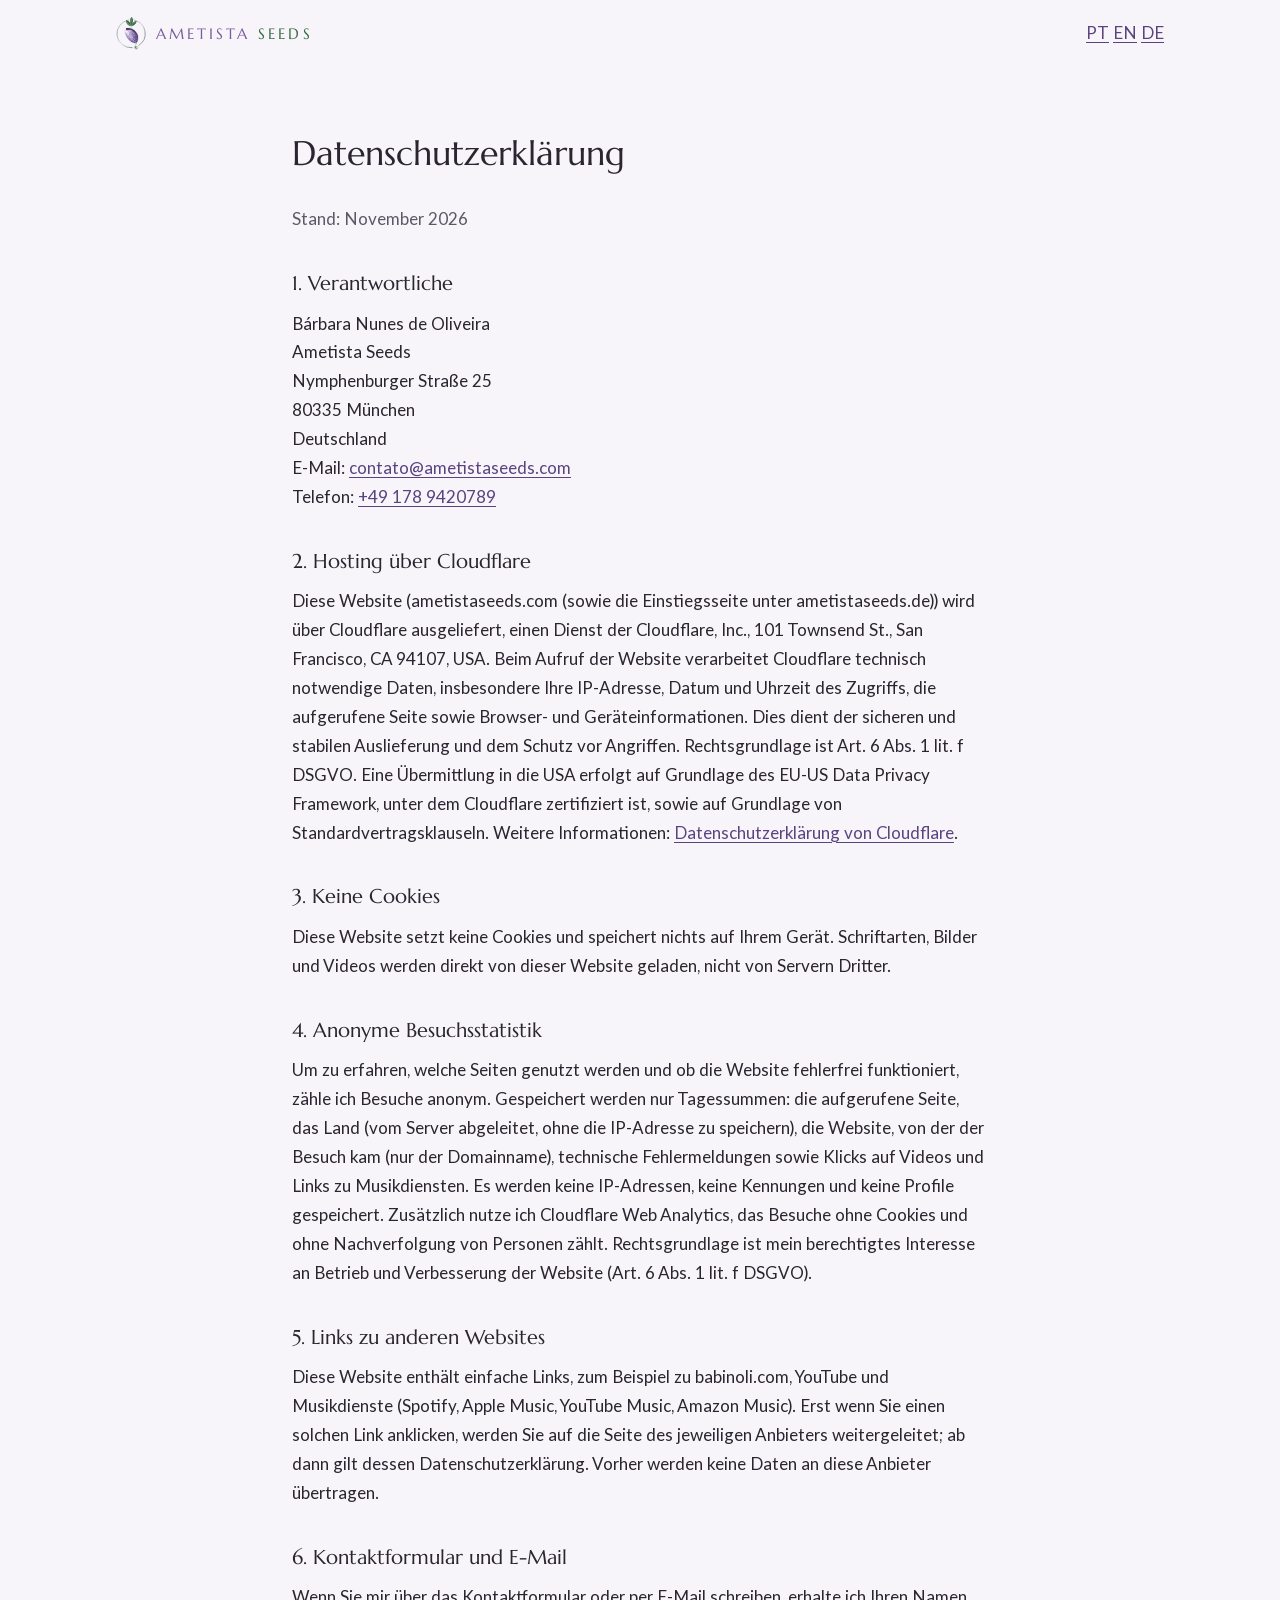
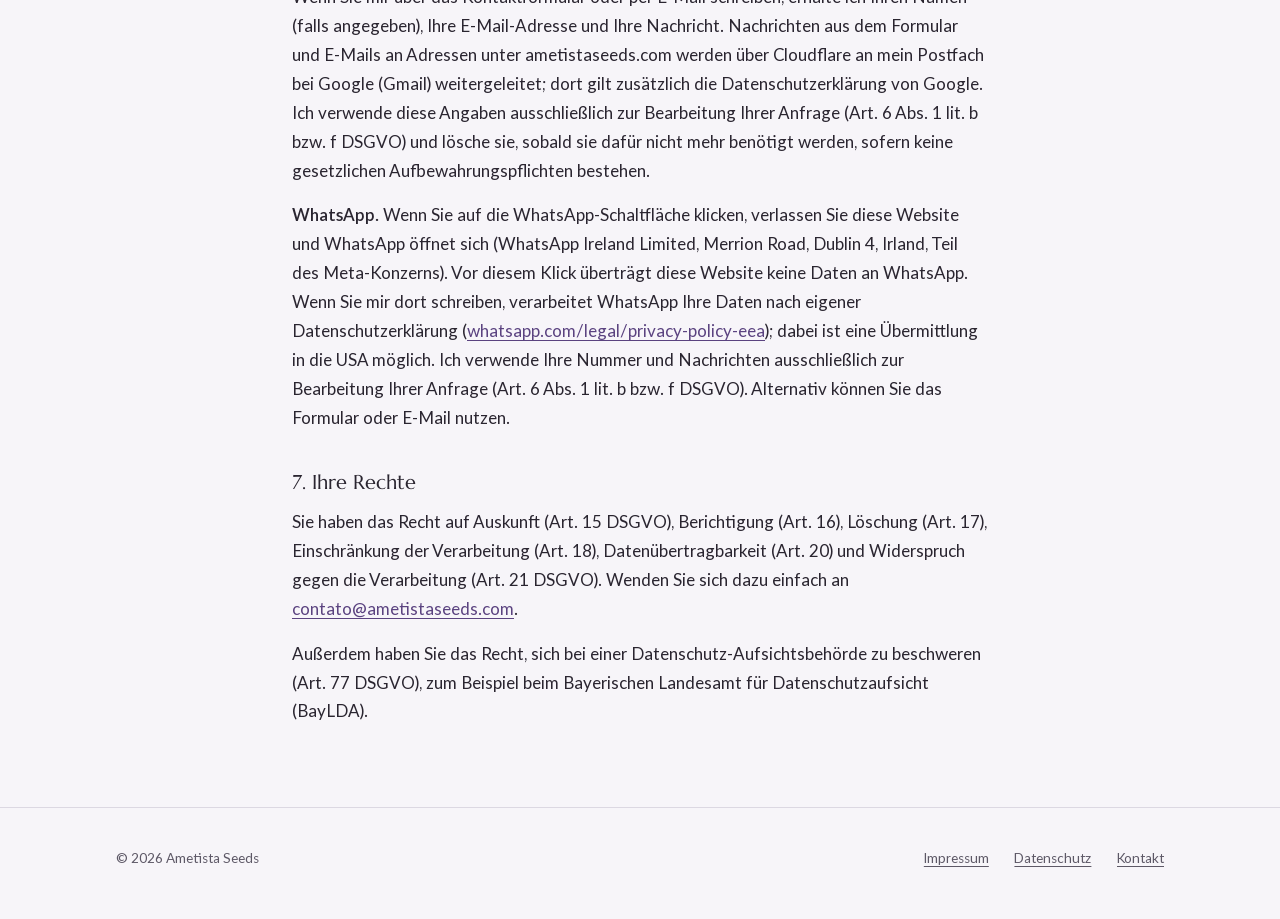
<file: datenschutz.html>
<!doctype html><html lang="de"><head><meta charset="utf-8"><title>Datenschutz</title><meta name="robots" content="noindex"><meta http-equiv="refresh" content="0; url=de/datenschutz.html"></head><body><p><a href="de/datenschutz.html">Datenschutz</a> · <a href="privacidade.html">Privacidade</a> · <a href="en/privacy.html">Privacy</a></p></body></html>
</file>
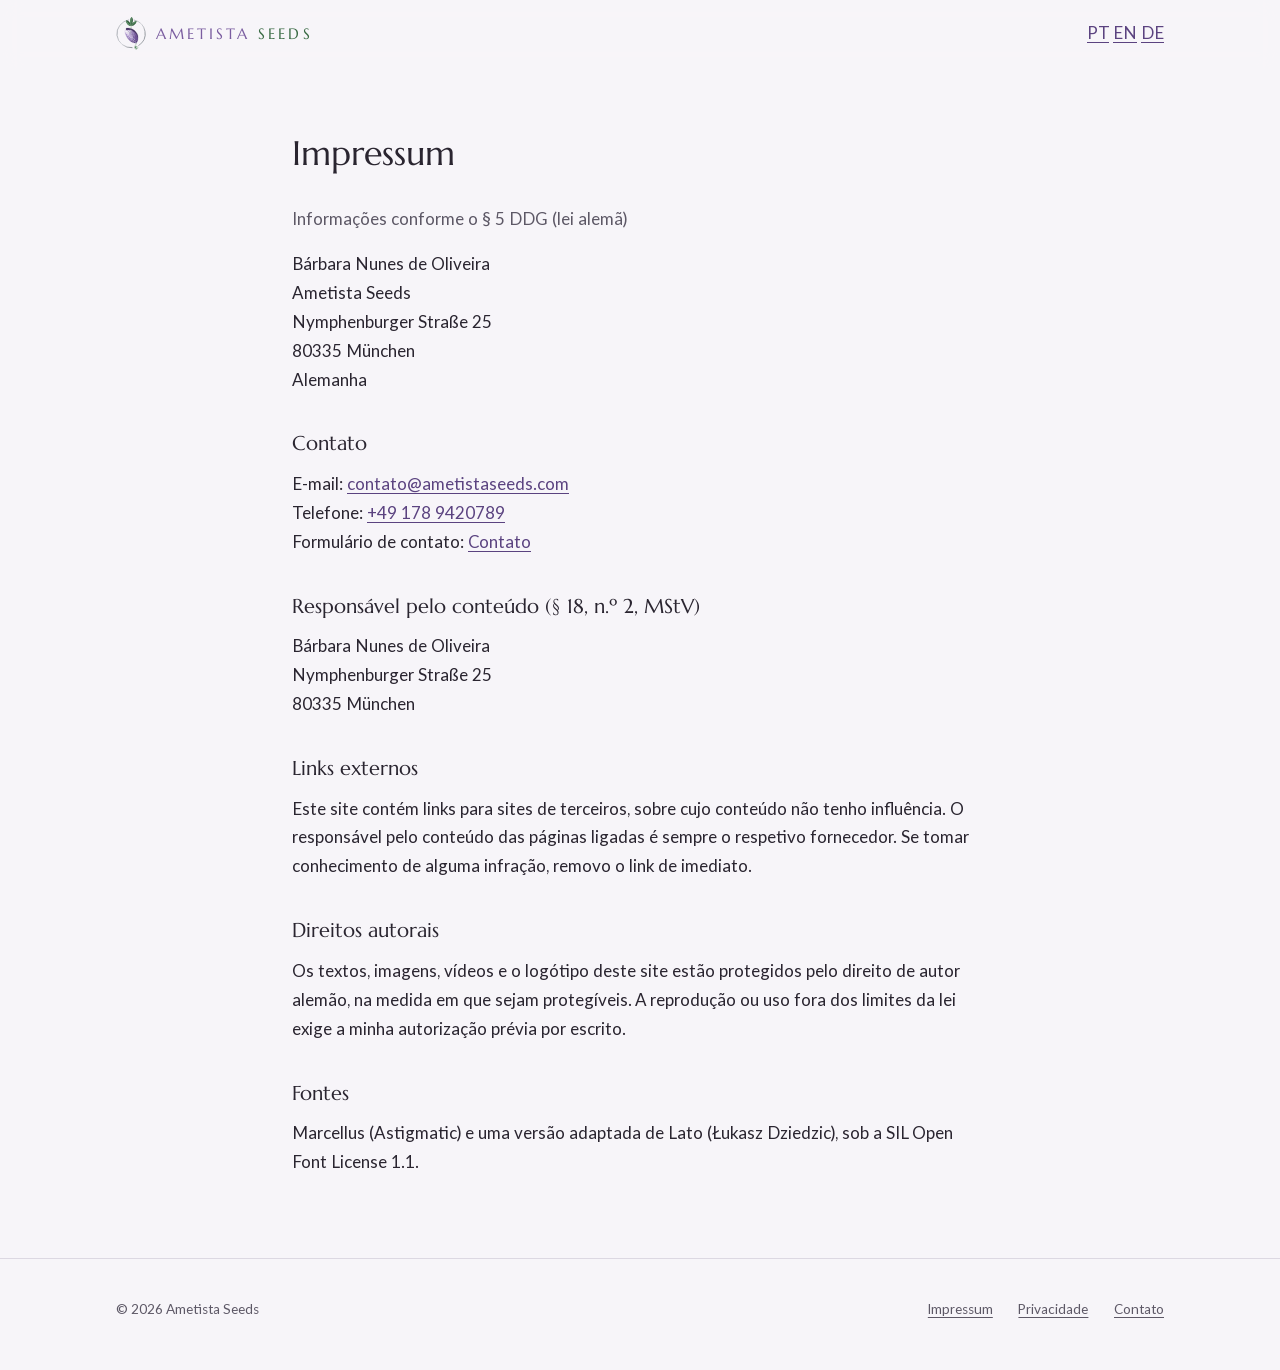
<file: impressum.html>
<!doctype html>
<html lang="pt-BR">
<head>
<meta charset="utf-8">
<meta name="viewport" content="width=device-width, initial-scale=1">
<title>Impressum — Ametista Seeds</title>
<meta name="robots" content="noindex">
<link rel="icon" href="assets/img/simbolo-claro.svg" type="image/svg+xml">
<link rel="stylesheet" href="assets/css/style.css">
<script src="/s.js" defer></script>
<style>.legal .sub{color:var(--suave)}:root{--botao:#5b4380}</style>
</head>
<body>
<header class="topo">
  <div class="envolve">
    <a class="marca" href="index.html" aria-label="Ametista Seeds — Início">
      <img src="assets/img/simbolo-claro.svg" alt="" width="31" height="38">
      <span class="nome"><span class="am">AMETISTA</span> <span class="sd">SEEDS</span></span>
    </a>
    <nav class="idiomas"><a href="impressum.html" hreflang="pt-BR" lang="pt-BR" aria-current="true">PT</a> <a href="en/impressum.html" hreflang="en" lang="en">EN</a> <a href="de/impressum.html" hreflang="de" lang="de">DE</a></nav>
  </div>
</header>
<main class="legal">
  <div class="envolve">
<h1>Impressum</h1>
<p class="sub">Informações conforme o § 5 DDG (lei alemã)</p>
<p>Bárbara Nunes de Oliveira<br>Ametista Seeds<br>Nymphenburger Straße 25<br>80335 München<br>Alemanha</p>
<h2>Contato</h2>
<p>E-mail: <a href="mailto:contato@ametistaseeds.com">contato@ametistaseeds.com</a><br>Telefone: <a href="tel:+491789420789">+49 178 9420789</a><br>Formulário de contato: <a href="contato.html">Contato</a></p>
<h2>Responsável pelo conteúdo (§ 18, n.º 2, MStV)</h2>
<p>Bárbara Nunes de Oliveira<br>Nymphenburger Straße 25<br>80335 München</p>
<h2>Links externos</h2>
<p>Este site contém links para sites de terceiros, sobre cujo conteúdo não tenho influência. O responsável pelo conteúdo das páginas ligadas é sempre o respetivo fornecedor. Se tomar conhecimento de alguma infração, removo o link de imediato.</p>
<h2>Direitos autorais</h2>
<p>Os textos, imagens, vídeos e o logótipo deste site estão protegidos pelo direito de autor alemão, na medida em que sejam protegíveis. A reprodução ou uso fora dos limites da lei exige a minha autorização prévia por escrito.</p>
<h2>Fontes</h2>
<p>Marcellus (Astigmatic) e uma versão adaptada de Lato (Łukasz Dziedzic), sob a SIL Open Font License 1.1.</p>
  </div>
</main>
<footer class="rodape">
  <div class="envolve">
    <span class="ia">© 2026 Ametista Seeds</span>
    <a href="impressum.html">Impressum</a>
    <a href="privacidade.html">Privacidade</a>
    <a href="contato.html">Contato</a>
  </div>
</footer>
</body>
</html>
</file>
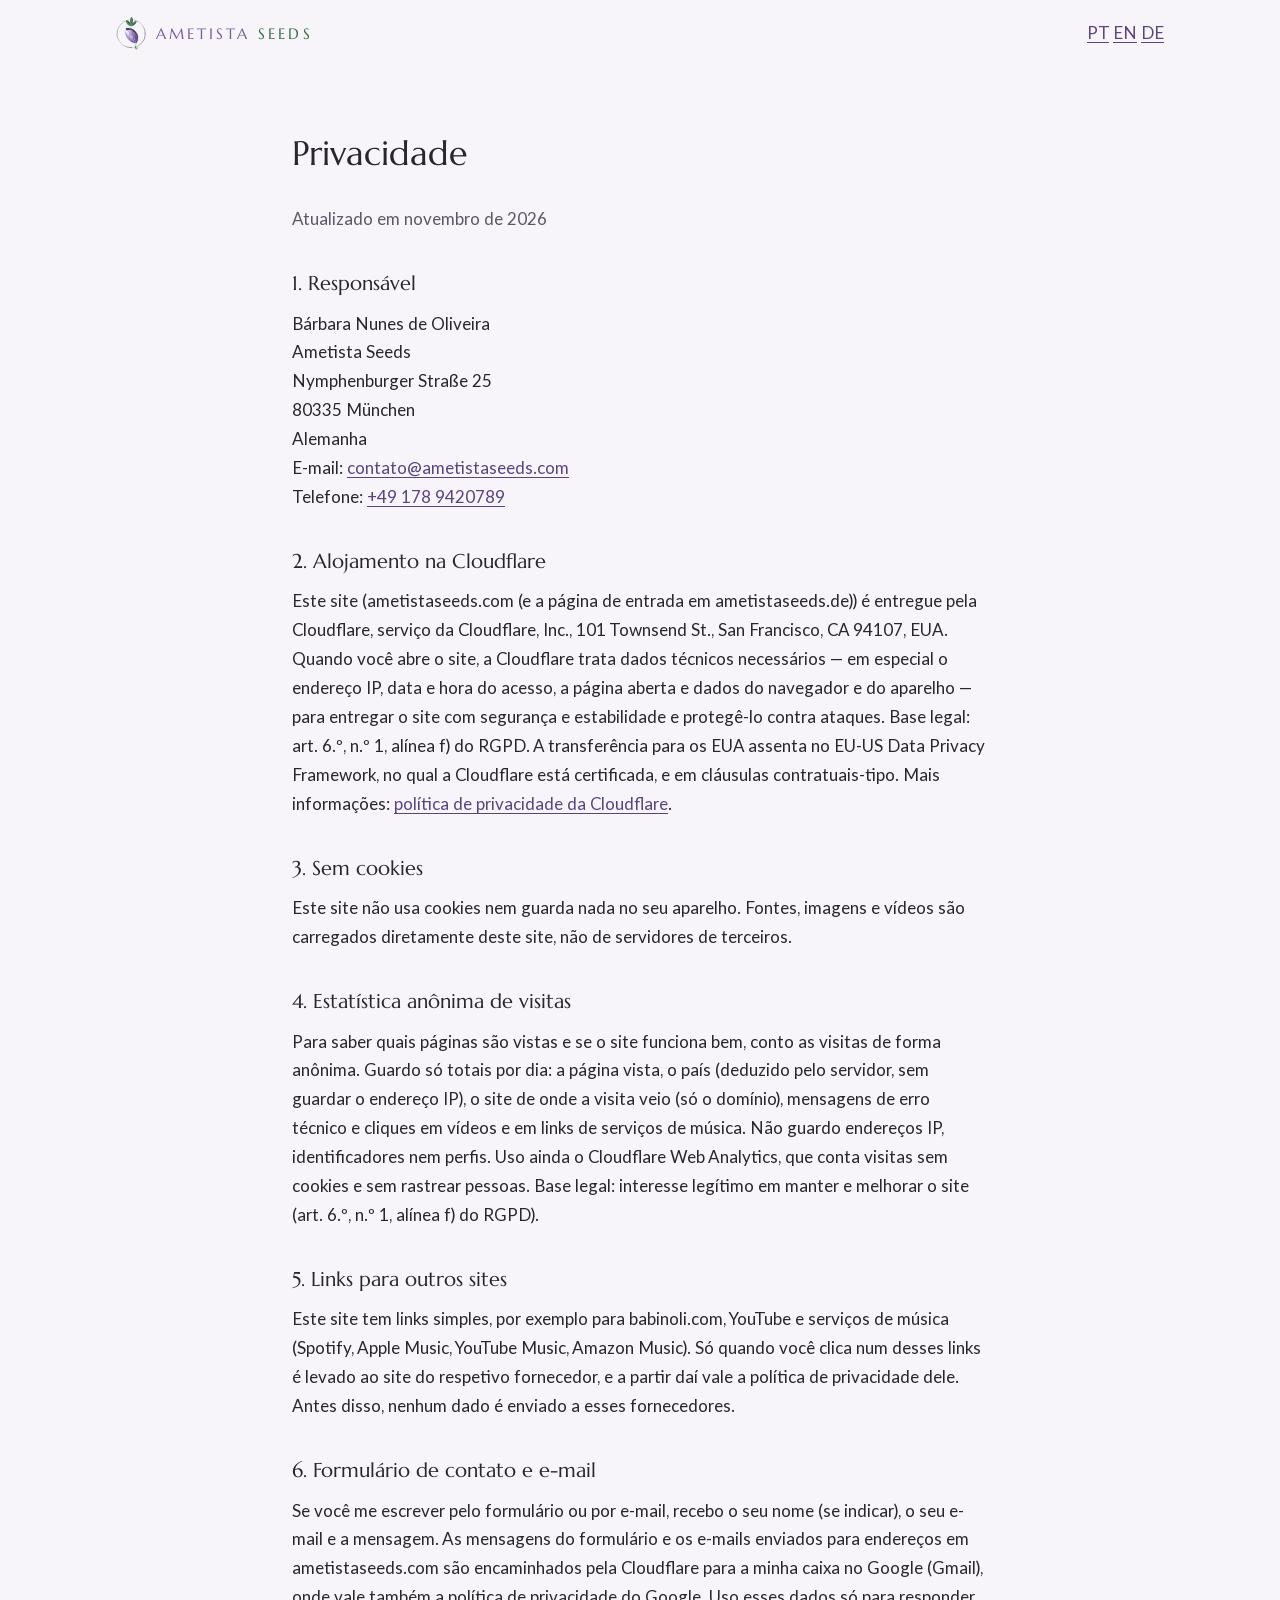
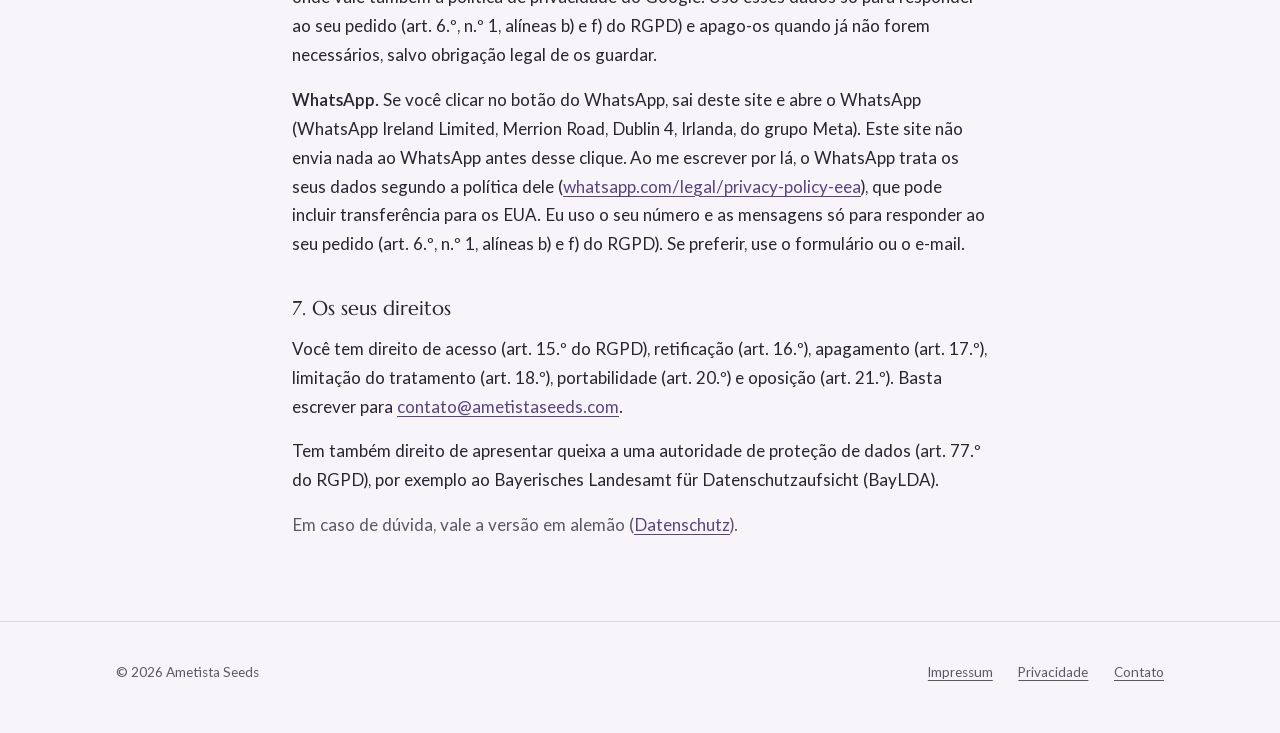
<file: privacidade.html>
<!doctype html>
<html lang="pt-BR">
<head>
<meta charset="utf-8">
<meta name="viewport" content="width=device-width, initial-scale=1">
<title>Privacidade — Ametista Seeds</title>

<link rel="icon" href="assets/img/simbolo-claro.svg" type="image/svg+xml">
<link rel="stylesheet" href="assets/css/style.css">
<script src="/s.js" defer></script>
<style>.legal .sub{color:var(--suave)}:root{--botao:#5b4380}</style>
<link rel="canonical" href="https://ametistaseeds.com/privacidade">
</head>
<body>
<header class="topo">
  <div class="envolve">
    <a class="marca" href="index.html" aria-label="Ametista Seeds — Início">
      <img src="assets/img/simbolo-claro.svg" alt="" width="31" height="38">
      <span class="nome"><span class="am">AMETISTA</span> <span class="sd">SEEDS</span></span>
    </a>
    <nav class="idiomas"><a href="privacidade.html" hreflang="pt-BR" lang="pt-BR" aria-current="true">PT</a> <a href="en/privacy.html" hreflang="en" lang="en">EN</a> <a href="de/datenschutz.html" hreflang="de" lang="de">DE</a></nav>
  </div>
</header>
<main class="legal">
  <div class="envolve">
<h1>Privacidade</h1>
<p class="sub">Atualizado em novembro de 2026</p>
<h2>1. Responsável</h2>
<p>Bárbara Nunes de Oliveira<br>Ametista Seeds<br>Nymphenburger Straße 25<br>80335 München<br>Alemanha<br>E-mail: <a href="mailto:contato@ametistaseeds.com">contato@ametistaseeds.com</a><br>Telefone: <a href="tel:+491789420789">+49 178 9420789</a></p>
<h2>2. Alojamento na Cloudflare</h2>
<p>Este site (ametistaseeds.com (e a página de entrada em ametistaseeds.de)) é entregue pela Cloudflare, serviço da Cloudflare, Inc., 101 Townsend St., San Francisco, CA 94107, EUA. Quando você abre o site, a Cloudflare trata dados técnicos necessários — em especial o endereço IP, data e hora do acesso, a página aberta e dados do navegador e do aparelho — para entregar o site com segurança e estabilidade e protegê-lo contra ataques. Base legal: art. 6.º, n.º 1, alínea f) do RGPD. A transferência para os EUA assenta no EU-US Data Privacy Framework, no qual a Cloudflare está certificada, e em cláusulas contratuais-tipo. Mais informações: <a href="https://www.cloudflare.com/privacypolicy/" rel="noopener">política de privacidade da Cloudflare</a>.</p>
<h2>3. Sem cookies</h2>
<p>Este site não usa cookies nem guarda nada no seu aparelho. Fontes, imagens e vídeos são carregados diretamente deste site, não de servidores de terceiros.</p>
<h2>4. Estatística anônima de visitas</h2>
<p>Para saber quais páginas são vistas e se o site funciona bem, conto as visitas de forma anônima. Guardo só totais por dia: a página vista, o país (deduzido pelo servidor, sem guardar o endereço IP), o site de onde a visita veio (só o domínio), mensagens de erro técnico e cliques em vídeos e em links de serviços de música. Não guardo endereços IP, identificadores nem perfis. Uso ainda o Cloudflare Web Analytics, que conta visitas sem cookies e sem rastrear pessoas. Base legal: interesse legítimo em manter e melhorar o site (art. 6.º, n.º 1, alínea f) do RGPD).</p>
<h2>5. Links para outros sites</h2>
<p>Este site tem links simples, por exemplo para babinoli.com, YouTube e serviços de música (Spotify, Apple Music, YouTube Music, Amazon Music). Só quando você clica num desses links é levado ao site do respetivo fornecedor, e a partir daí vale a política de privacidade dele. Antes disso, nenhum dado é enviado a esses fornecedores.</p>
<h2>6. Formulário de contato e e-mail</h2>
<p>Se você me escrever pelo formulário ou por e-mail, recebo o seu nome (se indicar), o seu e-mail e a mensagem. As mensagens do formulário e os e-mails enviados para endereços em ametistaseeds.com são encaminhados pela Cloudflare para a minha caixa no Google (Gmail), onde vale também a política de privacidade do Google. Uso esses dados só para responder ao seu pedido (art. 6.º, n.º 1, alíneas b) e f) do RGPD) e apago-os quando já não forem necessários, salvo obrigação legal de os guardar.</p>
<p><strong>WhatsApp.</strong> Se você clicar no botão do WhatsApp, sai deste site e abre o WhatsApp (WhatsApp Ireland Limited, Merrion Road, Dublin 4, Irlanda, do grupo Meta). Este site não envia nada ao WhatsApp antes desse clique. Ao me escrever por lá, o WhatsApp trata os seus dados segundo a política dele (<a href="https://www.whatsapp.com/legal/privacy-policy-eea" rel="noopener">whatsapp.com/legal/privacy-policy-eea</a>), que pode incluir transferência para os EUA. Eu uso o seu número e as mensagens só para responder ao seu pedido (art. 6.º, n.º 1, alíneas b) e f) do RGPD). Se preferir, use o formulário ou o e-mail.</p>
<h2>7. Os seus direitos</h2>
<p>Você tem direito de acesso (art. 15.º do RGPD), retificação (art. 16.º), apagamento (art. 17.º), limitação do tratamento (art. 18.º), portabilidade (art. 20.º) e oposição (art. 21.º). Basta escrever para <a href="mailto:contato@ametistaseeds.com">contato@ametistaseeds.com</a>.</p>
<p>Tem também direito de apresentar queixa a uma autoridade de proteção de dados (art. 77.º do RGPD), por exemplo ao Bayerisches Landesamt für Datenschutzaufsicht (BayLDA).</p>
<p class="sub">Em caso de dúvida, vale a versão em alemão (<a href="de/datenschutz.html">Datenschutz</a>).</p>
  </div>
</main>
<footer class="rodape">
  <div class="envolve">
    <span class="ia">© 2026 Ametista Seeds</span>
    <a href="impressum.html">Impressum</a>
    <a href="privacidade.html">Privacidade</a>
    <a href="contato.html">Contato</a>
  </div>
</footer>
</body>
</html>
</file>
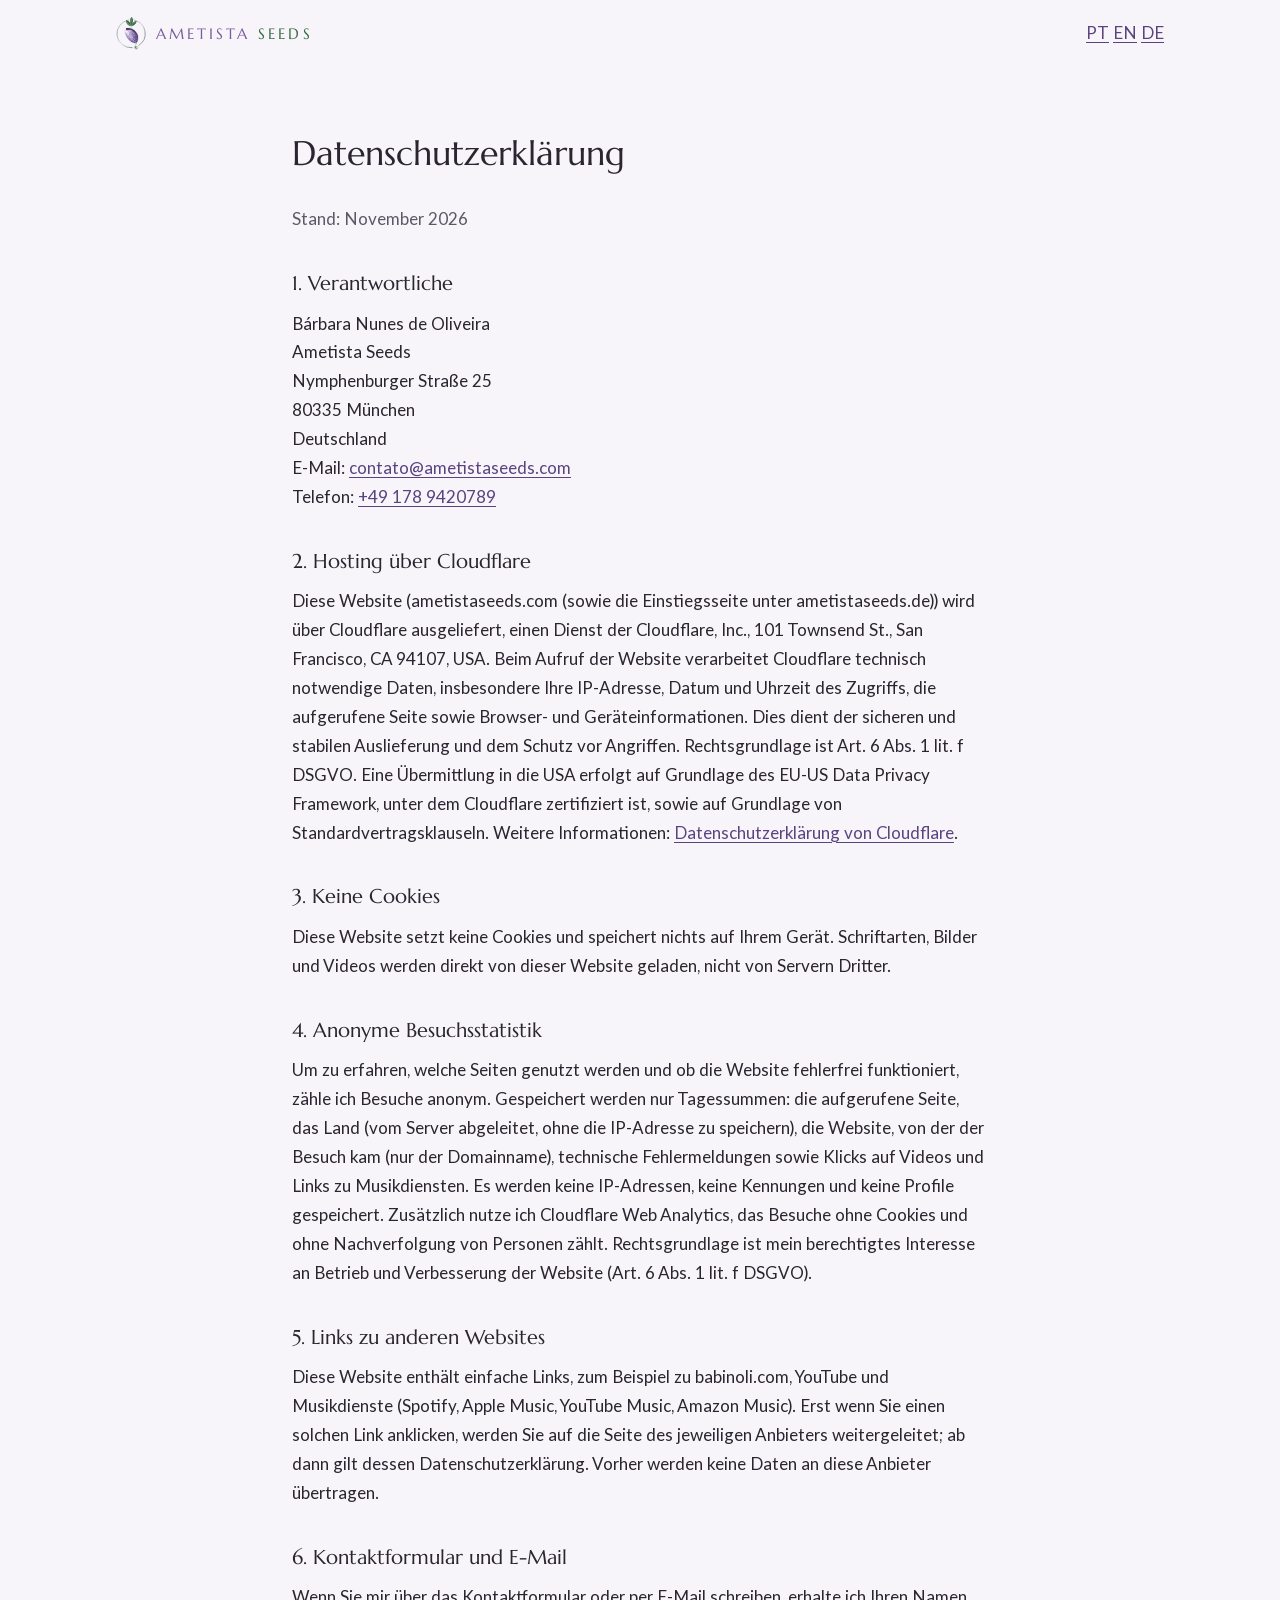
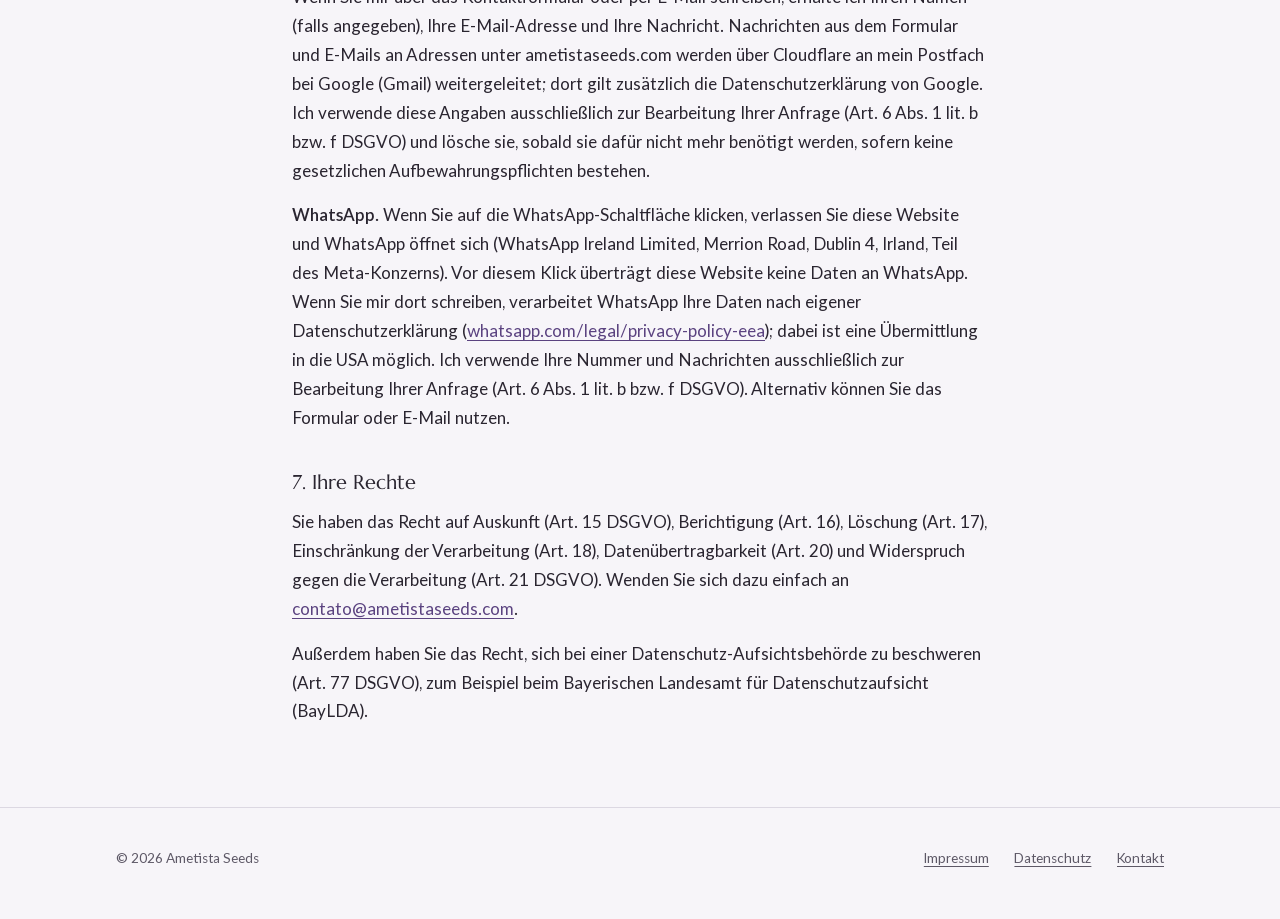
<file: de/datenschutz.html>
<!doctype html>
<html lang="de">
<head>
<meta charset="utf-8">
<meta name="viewport" content="width=device-width, initial-scale=1">
<title>Datenschutz — Ametista Seeds</title>

<link rel="icon" href="../assets/img/simbolo-claro.svg" type="image/svg+xml">
<link rel="stylesheet" href="../assets/css/style.css">
<script src="/s.js" defer></script>
<style>.legal .sub{color:var(--suave)}:root{--botao:#5b4380}</style>
<link rel="canonical" href="https://ametistaseeds.com/de/datenschutz">
</head>
<body>
<header class="topo">
  <div class="envolve">
    <a class="marca" href="../de/index.html" aria-label="Ametista Seeds — Startseite">
      <img src="../assets/img/simbolo-claro.svg" alt="" width="31" height="38">
      <span class="nome"><span class="am">AMETISTA</span> <span class="sd">SEEDS</span></span>
    </a>
    <nav class="idiomas"><a href="../privacidade.html" hreflang="pt-BR" lang="pt-BR">PT</a> <a href="../en/privacy.html" hreflang="en" lang="en">EN</a> <a href="../de/datenschutz.html" hreflang="de" lang="de" aria-current="true">DE</a></nav>
  </div>
</header>
<main class="legal">
  <div class="envolve">
<h1>Datenschutzerklärung</h1>
<p class="sub">Stand: November 2026</p>
<h2>1. Verantwortliche</h2>
<p>Bárbara Nunes de Oliveira<br>Ametista Seeds<br>Nymphenburger Straße 25<br>80335 München<br>Deutschland<br>E-Mail: <a href="mailto:contato@ametistaseeds.com">contato@ametistaseeds.com</a><br>Telefon: <a href="tel:+491789420789">+49 178 9420789</a></p>
<h2>2. Hosting über Cloudflare</h2>
<p>Diese Website (ametistaseeds.com (sowie die Einstiegsseite unter ametistaseeds.de)) wird über Cloudflare ausgeliefert, einen Dienst der Cloudflare, Inc., 101 Townsend St., San Francisco, CA 94107, USA. Beim Aufruf der Website verarbeitet Cloudflare technisch notwendige Daten, insbesondere Ihre IP-Adresse, Datum und Uhrzeit des Zugriffs, die aufgerufene Seite sowie Browser- und Geräteinformationen. Dies dient der sicheren und stabilen Auslieferung und dem Schutz vor Angriffen. Rechtsgrundlage ist Art. 6 Abs. 1 lit. f DSGVO. Eine Übermittlung in die USA erfolgt auf Grundlage des EU-US Data Privacy Framework, unter dem Cloudflare zertifiziert ist, sowie auf Grundlage von Standardvertragsklauseln. Weitere Informationen: <a href="https://www.cloudflare.com/privacypolicy/" rel="noopener">Datenschutzerklärung von Cloudflare</a>.</p>
<h2>3. Keine Cookies</h2>
<p>Diese Website setzt keine Cookies und speichert nichts auf Ihrem Gerät. Schriftarten, Bilder und Videos werden direkt von dieser Website geladen, nicht von Servern Dritter.</p>
<h2>4. Anonyme Besuchsstatistik</h2>
<p>Um zu erfahren, welche Seiten genutzt werden und ob die Website fehlerfrei funktioniert, zähle ich Besuche anonym. Gespeichert werden nur Tagessummen: die aufgerufene Seite, das Land (vom Server abgeleitet, ohne die IP-Adresse zu speichern), die Website, von der der Besuch kam (nur der Domainname), technische Fehlermeldungen sowie Klicks auf Videos und Links zu Musikdiensten. Es werden keine IP-Adressen, keine Kennungen und keine Profile gespeichert. Zusätzlich nutze ich Cloudflare Web Analytics, das Besuche ohne Cookies und ohne Nachverfolgung von Personen zählt. Rechtsgrundlage ist mein berechtigtes Interesse an Betrieb und Verbesserung der Website (Art. 6 Abs. 1 lit. f DSGVO).</p>
<h2>5. Links zu anderen Websites</h2>
<p>Diese Website enthält einfache Links, zum Beispiel zu babinoli.com, YouTube und Musikdienste (Spotify, Apple Music, YouTube Music, Amazon Music). Erst wenn Sie einen solchen Link anklicken, werden Sie auf die Seite des jeweiligen Anbieters weitergeleitet; ab dann gilt dessen Datenschutzerklärung. Vorher werden keine Daten an diese Anbieter übertragen.</p>
<h2>6. Kontaktformular und E-Mail</h2>
<p>Wenn Sie mir über das Kontaktformular oder per E-Mail schreiben, erhalte ich Ihren Namen (falls angegeben), Ihre E-Mail-Adresse und Ihre Nachricht. Nachrichten aus dem Formular und E-Mails an Adressen unter ametistaseeds.com werden über Cloudflare an mein Postfach bei Google (Gmail) weitergeleitet; dort gilt zusätzlich die Datenschutzerklärung von Google. Ich verwende diese Angaben ausschließlich zur Bearbeitung Ihrer Anfrage (Art. 6 Abs. 1 lit. b bzw. f DSGVO) und lösche sie, sobald sie dafür nicht mehr benötigt werden, sofern keine gesetzlichen Aufbewahrungspflichten bestehen.</p>
<p><strong>WhatsApp.</strong> Wenn Sie auf die WhatsApp-Schaltfläche klicken, verlassen Sie diese Website und WhatsApp öffnet sich (WhatsApp Ireland Limited, Merrion Road, Dublin 4, Irland, Teil des Meta-Konzerns). Vor diesem Klick überträgt diese Website keine Daten an WhatsApp. Wenn Sie mir dort schreiben, verarbeitet WhatsApp Ihre Daten nach eigener Datenschutzerklärung (<a href="https://www.whatsapp.com/legal/privacy-policy-eea" rel="noopener">whatsapp.com/legal/privacy-policy-eea</a>); dabei ist eine Übermittlung in die USA möglich. Ich verwende Ihre Nummer und Nachrichten ausschließlich zur Bearbeitung Ihrer Anfrage (Art. 6 Abs. 1 lit. b bzw. f DSGVO). Alternativ können Sie das Formular oder E-Mail nutzen.</p>
<h2>7. Ihre Rechte</h2>
<p>Sie haben das Recht auf Auskunft (Art. 15 DSGVO), Berichtigung (Art. 16), Löschung (Art. 17), Einschränkung der Verarbeitung (Art. 18), Datenübertragbarkeit (Art. 20) und Widerspruch gegen die Verarbeitung (Art. 21 DSGVO). Wenden Sie sich dazu einfach an <a href="mailto:contato@ametistaseeds.com">contato@ametistaseeds.com</a>.</p>
<p>Außerdem haben Sie das Recht, sich bei einer Datenschutz-Aufsichtsbehörde zu beschweren (Art. 77 DSGVO), zum Beispiel beim Bayerischen Landesamt für Datenschutzaufsicht (BayLDA).</p>
  </div>
</main>
<footer class="rodape">
  <div class="envolve">
    <span class="ia">© 2026 Ametista Seeds</span>
    <a href="impressum.html">Impressum</a>
    <a href="datenschutz.html">Datenschutz</a>
    <a href="kontakt.html">Kontakt</a>
  </div>
</footer>
</body>
</html>
</file>
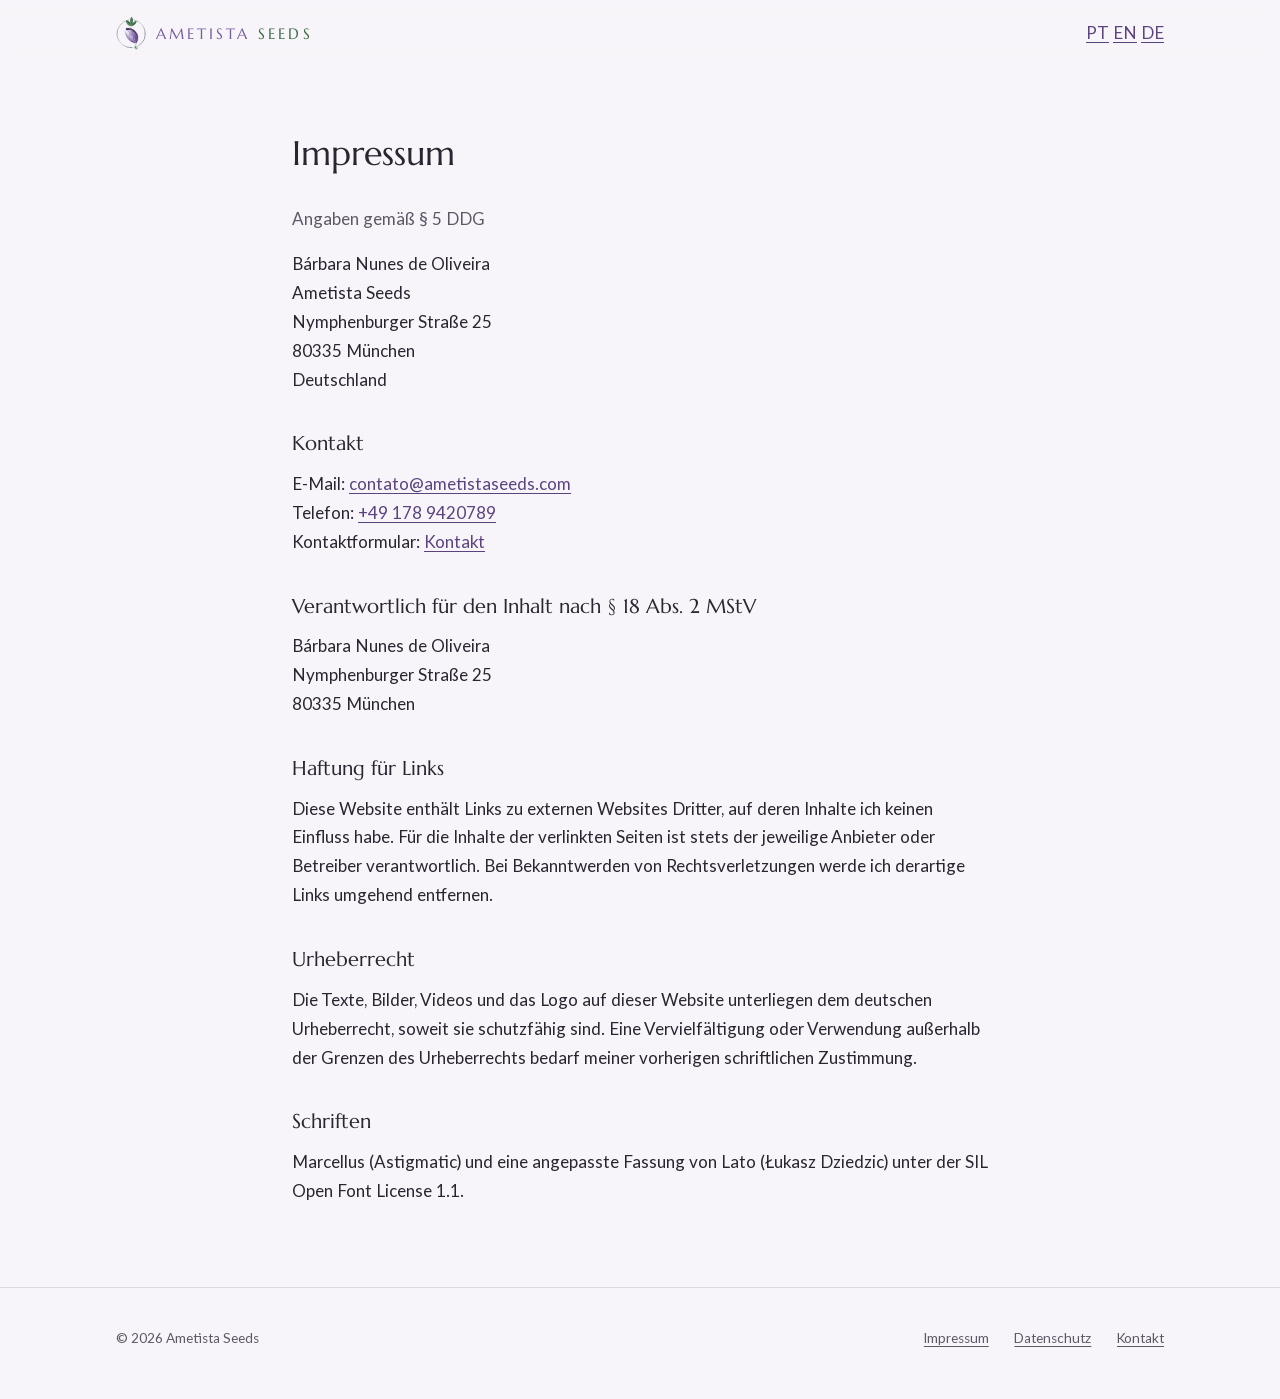
<file: de/impressum.html>
<!doctype html>
<html lang="de">
<head>
<meta charset="utf-8">
<meta name="viewport" content="width=device-width, initial-scale=1">
<title>Impressum — Ametista Seeds</title>
<meta name="robots" content="noindex">
<link rel="icon" href="../assets/img/simbolo-claro.svg" type="image/svg+xml">
<link rel="stylesheet" href="../assets/css/style.css">
<script src="/s.js" defer></script>
<style>.legal .sub{color:var(--suave)}:root{--botao:#5b4380}</style>
</head>
<body>
<header class="topo">
  <div class="envolve">
    <a class="marca" href="../de/index.html" aria-label="Ametista Seeds — Startseite">
      <img src="../assets/img/simbolo-claro.svg" alt="" width="31" height="38">
      <span class="nome"><span class="am">AMETISTA</span> <span class="sd">SEEDS</span></span>
    </a>
    <nav class="idiomas"><a href="../impressum.html" hreflang="pt-BR" lang="pt-BR">PT</a> <a href="../en/impressum.html" hreflang="en" lang="en">EN</a> <a href="../de/impressum.html" hreflang="de" lang="de" aria-current="true">DE</a></nav>
  </div>
</header>
<main class="legal">
  <div class="envolve">
<h1>Impressum</h1>
<p class="sub">Angaben gemäß § 5 DDG</p>
<p>Bárbara Nunes de Oliveira<br>Ametista Seeds<br>Nymphenburger Straße 25<br>80335 München<br>Deutschland</p>
<h2>Kontakt</h2>
<p>E-Mail: <a href="mailto:contato@ametistaseeds.com">contato@ametistaseeds.com</a><br>Telefon: <a href="tel:+491789420789">+49 178 9420789</a><br>Kontaktformular: <a href="kontakt.html">Kontakt</a></p>
<h2>Verantwortlich für den Inhalt nach § 18 Abs. 2 MStV</h2>
<p>Bárbara Nunes de Oliveira<br>Nymphenburger Straße 25<br>80335 München</p>
<h2>Haftung für Links</h2>
<p>Diese Website enthält Links zu externen Websites Dritter, auf deren Inhalte ich keinen Einfluss habe. Für die Inhalte der verlinkten Seiten ist stets der jeweilige Anbieter oder Betreiber verantwortlich. Bei Bekanntwerden von Rechtsverletzungen werde ich derartige Links umgehend entfernen.</p>
<h2>Urheberrecht</h2>
<p>Die Texte, Bilder, Videos und das Logo auf dieser Website unterliegen dem deutschen Urheberrecht, soweit sie schutzfähig sind. Eine Vervielfältigung oder Verwendung außerhalb der Grenzen des Urheberrechts bedarf meiner vorherigen schriftlichen Zustimmung.</p>
<h2>Schriften</h2>
<p>Marcellus (Astigmatic) und eine angepasste Fassung von Lato (Łukasz Dziedzic) unter der SIL Open Font License 1.1.</p>
  </div>
</main>
<footer class="rodape">
  <div class="envolve">
    <span class="ia">© 2026 Ametista Seeds</span>
    <a href="impressum.html">Impressum</a>
    <a href="datenschutz.html">Datenschutz</a>
    <a href="kontakt.html">Kontakt</a>
  </div>
</footer>
</body>
</html>
</file>
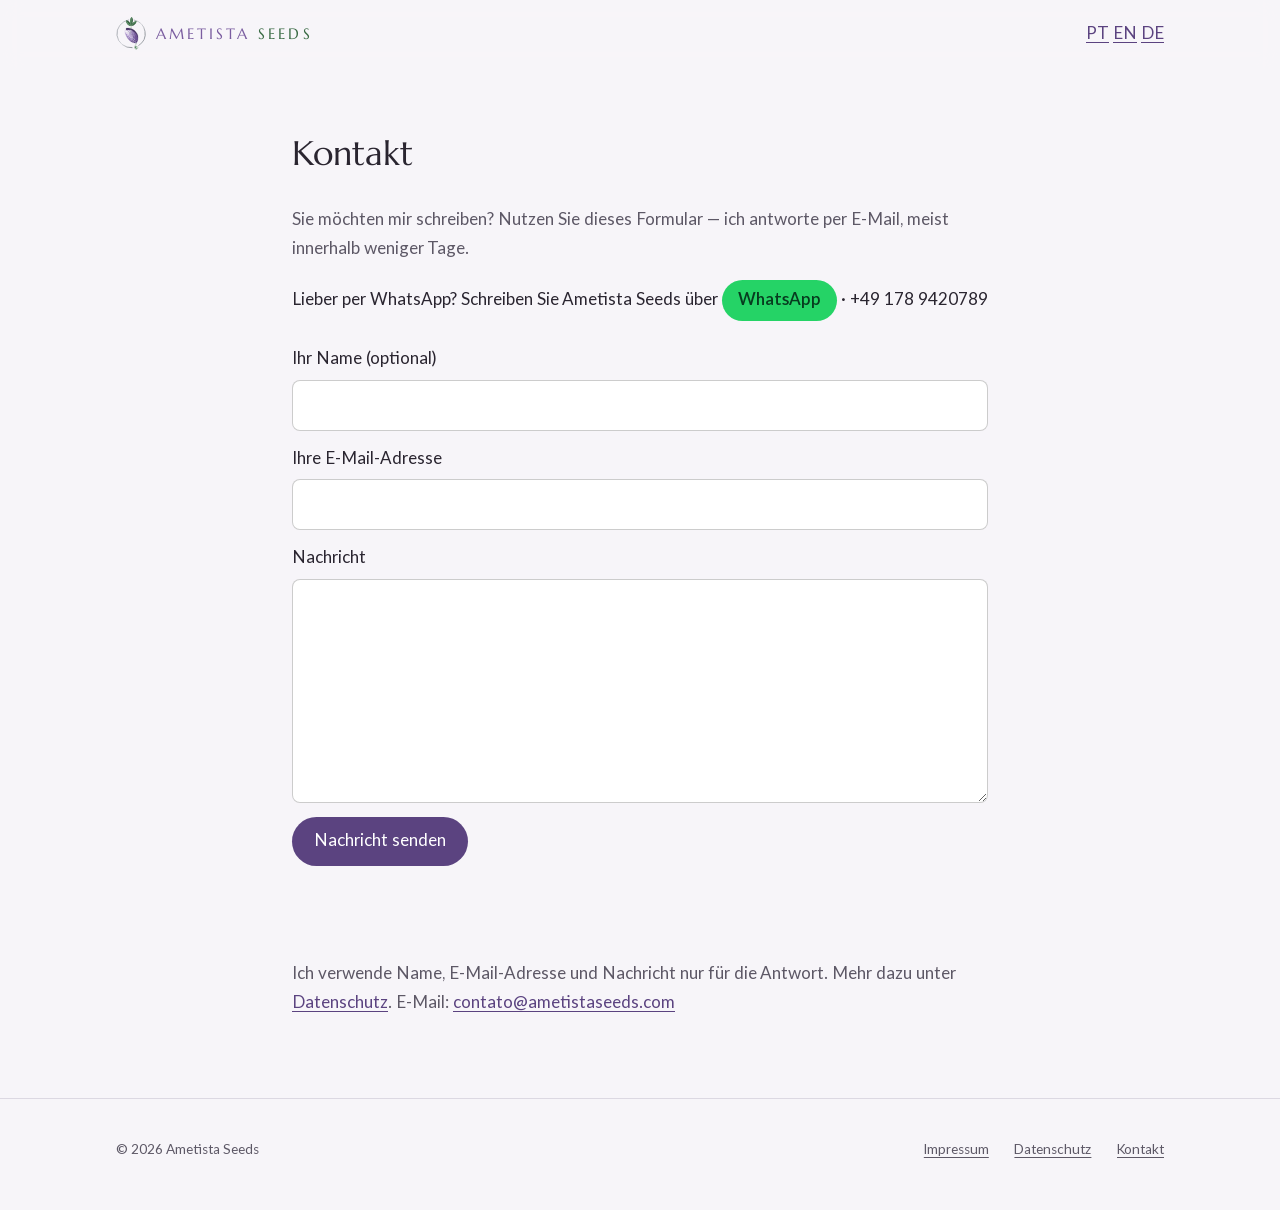
<file: de/kontakt.html>
<!doctype html>
<html lang="de">
<head>
<meta charset="utf-8">
<meta name="viewport" content="width=device-width, initial-scale=1">
<title>Kontakt — Ametista Seeds</title>

<link rel="icon" href="../assets/img/simbolo-claro.svg" type="image/svg+xml">
<link rel="stylesheet" href="../assets/css/style.css">
<script src="/s.js" defer></script>
<style>.legal .sub{color:var(--suave)}:root{--botao:#5b4380}</style>
<link rel="canonical" href="https://ametistaseeds.com/de/kontakt">
</head>
<body>
<header class="topo">
  <div class="envolve">
    <a class="marca" href="../de/index.html" aria-label="Ametista Seeds — Startseite">
      <img src="../assets/img/simbolo-claro.svg" alt="" width="31" height="38">
      <span class="nome"><span class="am">AMETISTA</span> <span class="sd">SEEDS</span></span>
    </a>
    <nav class="idiomas"><a href="../contato.html" hreflang="pt-BR" lang="pt-BR">PT</a> <a href="../en/contact.html" hreflang="en" lang="en">EN</a> <a href="../de/kontakt.html" hreflang="de" lang="de" aria-current="true">DE</a></nav>
  </div>
</header>
<main class="legal">
  <div class="envolve">
<h1>Kontakt</h1>
<p class="sub">Sie möchten mir schreiben? Nutzen Sie dieses Formular — ich antworte per E-Mail, meist innerhalb weniger Tage.</p>
<p class="wa">Lieber per WhatsApp? Schreiben Sie Ametista Seeds über <a class="wa-btn" href="https://wa.me/491789420789?text=Hallo%21%20Ich%20habe%20Sie%20%C3%BCber%20die%20Website%20von%20Ametista%20Seeds%20gefunden." target="_blank" rel="noopener">WhatsApp</a> · +49 178 9420789</p>
<style>.wa .wa-btn{display:inline-block;padding:6px 16px;border-radius:999px;background:#25D366;color:#073b1f;font-weight:600;text-decoration:none}.wa .wa-btn:hover{filter:brightness(.95)}</style>
<form id="cform" class="cform" novalidate>
<label class="f">Ihr Name (optional)<input type="text" name="name" maxlength="120" autocomplete="name"></label>
<label class="f">Ihre E-Mail-Adresse<input type="email" name="email" required maxlength="200" autocomplete="email" inputmode="email"></label>
<label class="f">Nachricht<textarea name="message" required maxlength="5000" rows="7"></textarea></label>
<label class="hp" aria-hidden="true">Website<input type="text" name="website" tabindex="-1" autocomplete="off"></label>
<p><button type="submit" class="enviar">Nachricht senden</button></p>
<p class="status" id="cst" role="status" aria-live="polite"></p>
</form>
<p class="sub">Ich verwende Name, E-Mail-Adresse und Nachricht nur für die Antwort. Mehr dazu unter <a href="datenschutz.html">Datenschutz</a>. E-Mail: <a href="mailto:contato@ametistaseeds.com">contato@ametistaseeds.com</a></p>
<style>.cform{display:grid;gap:14px;margin:1.5rem 0}.cform .f{display:grid;gap:6px}.cform input,.cform textarea{width:100%;box-sizing:border-box;font:inherit;padding:10px 12px;border:1px solid rgba(0,0,0,.2);border-radius:8px;background:#fff;color:inherit}.cform .hp{position:absolute;left:-9999px;width:1px;height:1px;overflow:hidden}.cform .enviar{font:inherit;padding:10px 22px;border-radius:999px;border:0;background:var(--botao,#9D3D3C);color:#fff;cursor:pointer}.cform .enviar:disabled{opacity:.6}.cform .status{min-height:1.4em}</style>
<script>
(function(){var f=document.getElementById("cform"),s=document.getElementById("cst"),t0=Date.now(),FAIL='Senden ist gerade nicht möglich. Bitte in ein paar Minuten erneut versuchen oder an contato@ametistaseeds.com schreiben.';
f.addEventListener("submit",function(e){e.preventDefault();var d=Object.fromEntries(new FormData(f));
if(!/^[^\s@]+@[^\s@]+\.[^\s@]+$/.test(d.email||"")||!(d.message||"").trim()){s.textContent='Bitte eine gültige E-Mail-Adresse und eine Nachricht eingeben.';return;}
d.ms=Date.now()-t0;d.lang="de";d.page=location.href;var b=f.querySelector("button");b.disabled=true;s.textContent='Wird gesendet …';
fetch("/api/contato",{method:"POST",headers:{"content-type":"application/json"},body:JSON.stringify(d)}).then(function(r){
if(r.ok){f.reset();s.textContent='Nachricht gesendet. Vielen Dank! Ich antworte an die angegebene E-Mail-Adresse.';}else{s.textContent=FAIL;b.disabled=false;}
}).catch(function(){s.textContent=FAIL;b.disabled=false;});});})();
</script>
  </div>
</main>
<footer class="rodape">
  <div class="envolve">
    <span class="ia">© 2026 Ametista Seeds</span>
    <a href="impressum.html">Impressum</a>
    <a href="datenschutz.html">Datenschutz</a>
    <a href="kontakt.html">Kontakt</a>
  </div>
</footer>
</body>
</html>
</file>
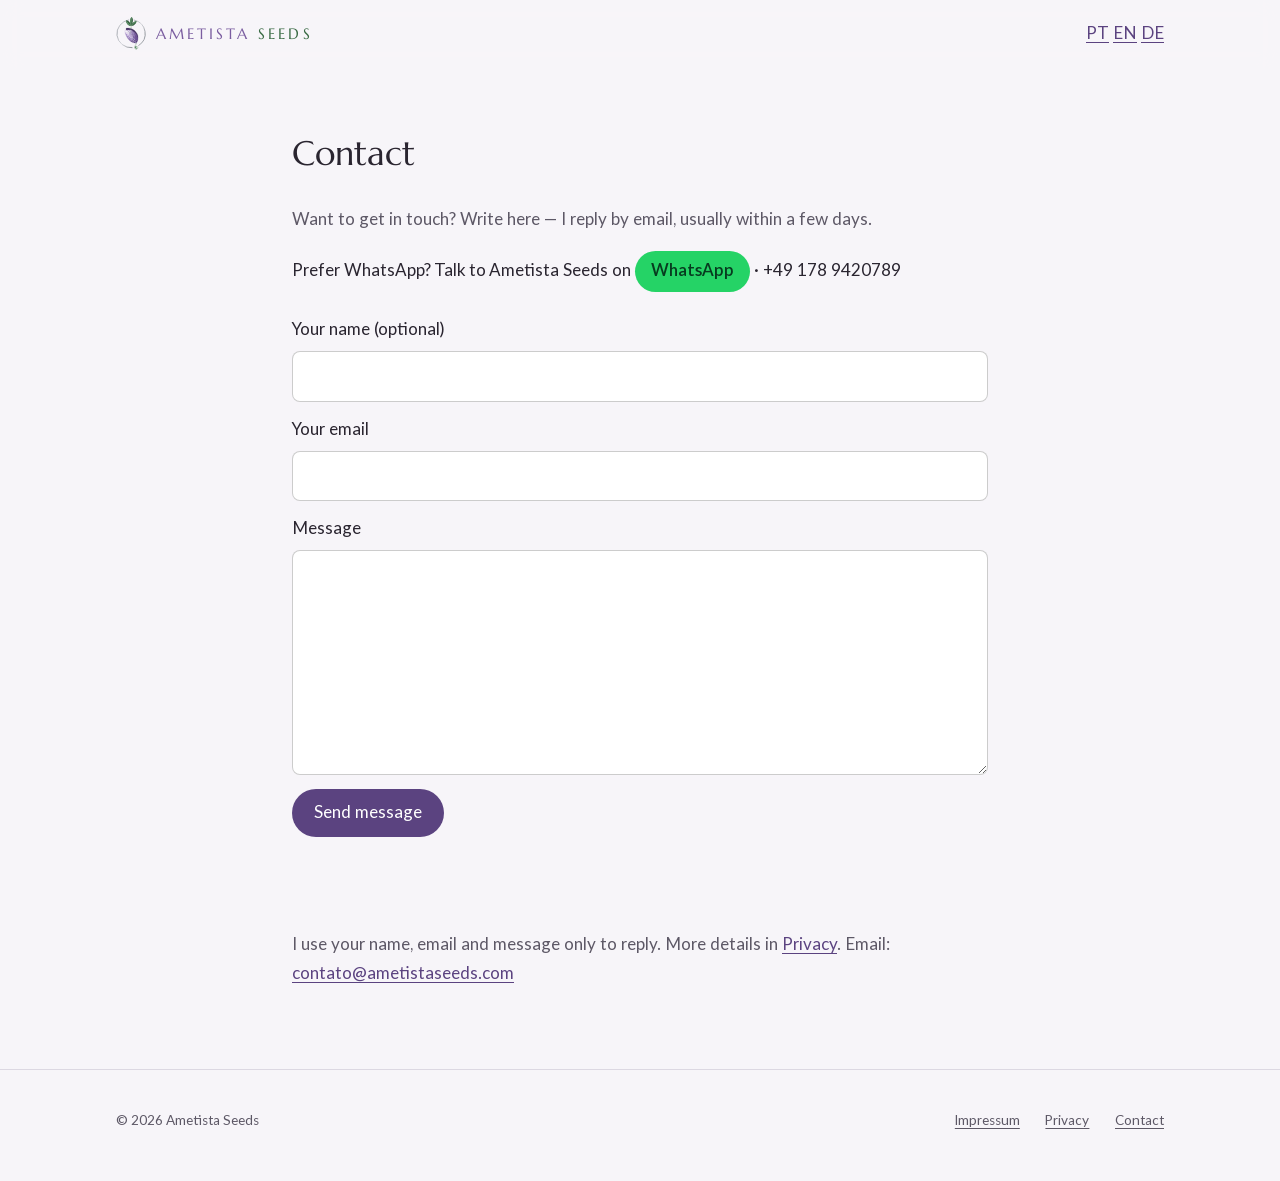
<file: en/contact.html>
<!doctype html>
<html lang="en">
<head>
<meta charset="utf-8">
<meta name="viewport" content="width=device-width, initial-scale=1">
<title>Contact — Ametista Seeds</title>

<link rel="icon" href="../assets/img/simbolo-claro.svg" type="image/svg+xml">
<link rel="stylesheet" href="../assets/css/style.css">
<script src="/s.js" defer></script>
<style>.legal .sub{color:var(--suave)}:root{--botao:#5b4380}</style>
<link rel="canonical" href="https://ametistaseeds.com/en/contact">
</head>
<body>
<header class="topo">
  <div class="envolve">
    <a class="marca" href="../en/index.html" aria-label="Ametista Seeds — Home">
      <img src="../assets/img/simbolo-claro.svg" alt="" width="31" height="38">
      <span class="nome"><span class="am">AMETISTA</span> <span class="sd">SEEDS</span></span>
    </a>
    <nav class="idiomas"><a href="../contato.html" hreflang="pt-BR" lang="pt-BR">PT</a> <a href="../en/contact.html" hreflang="en" lang="en" aria-current="true">EN</a> <a href="../de/kontakt.html" hreflang="de" lang="de">DE</a></nav>
  </div>
</header>
<main class="legal">
  <div class="envolve">
<h1>Contact</h1>
<p class="sub">Want to get in touch? Write here — I reply by email, usually within a few days.</p>
<p class="wa">Prefer WhatsApp? Talk to Ametista Seeds on <a class="wa-btn" href="https://wa.me/491789420789?text=Hi%21%20I%20found%20you%20through%20the%20Ametista%20Seeds%20website." target="_blank" rel="noopener">WhatsApp</a> · +49 178 9420789</p>
<style>.wa .wa-btn{display:inline-block;padding:6px 16px;border-radius:999px;background:#25D366;color:#073b1f;font-weight:600;text-decoration:none}.wa .wa-btn:hover{filter:brightness(.95)}</style>
<form id="cform" class="cform" novalidate>
<label class="f">Your name (optional)<input type="text" name="name" maxlength="120" autocomplete="name"></label>
<label class="f">Your email<input type="email" name="email" required maxlength="200" autocomplete="email" inputmode="email"></label>
<label class="f">Message<textarea name="message" required maxlength="5000" rows="7"></textarea></label>
<label class="hp" aria-hidden="true">Website<input type="text" name="website" tabindex="-1" autocomplete="off"></label>
<p><button type="submit" class="enviar">Send message</button></p>
<p class="status" id="cst" role="status" aria-live="polite"></p>
</form>
<p class="sub">I use your name, email and message only to reply. More details in <a href="privacy.html">Privacy</a>. Email: <a href="mailto:contato@ametistaseeds.com">contato@ametistaseeds.com</a></p>
<style>.cform{display:grid;gap:14px;margin:1.5rem 0}.cform .f{display:grid;gap:6px}.cform input,.cform textarea{width:100%;box-sizing:border-box;font:inherit;padding:10px 12px;border:1px solid rgba(0,0,0,.2);border-radius:8px;background:#fff;color:inherit}.cform .hp{position:absolute;left:-9999px;width:1px;height:1px;overflow:hidden}.cform .enviar{font:inherit;padding:10px 22px;border-radius:999px;border:0;background:var(--botao,#9D3D3C);color:#fff;cursor:pointer}.cform .enviar:disabled{opacity:.6}.cform .status{min-height:1.4em}</style>
<script>
(function(){var f=document.getElementById("cform"),s=document.getElementById("cst"),t0=Date.now(),FAIL='Could not send right now. Please try again in a few minutes or write to contato@ametistaseeds.com.';
f.addEventListener("submit",function(e){e.preventDefault();var d=Object.fromEntries(new FormData(f));
if(!/^[^\s@]+@[^\s@]+\.[^\s@]+$/.test(d.email||"")||!(d.message||"").trim()){s.textContent='Please enter a valid email and a message.';return;}
d.ms=Date.now()-t0;d.lang="en";d.page=location.href;var b=f.querySelector("button");b.disabled=true;s.textContent='Sending…';
fetch("/api/contato",{method:"POST",headers:{"content-type":"application/json"},body:JSON.stringify(d)}).then(function(r){
if(r.ok){f.reset();s.textContent='Message sent. Thank you! I will reply to the email you gave.';}else{s.textContent=FAIL;b.disabled=false;}
}).catch(function(){s.textContent=FAIL;b.disabled=false;});});})();
</script>
  </div>
</main>
<footer class="rodape">
  <div class="envolve">
    <span class="ia">© 2026 Ametista Seeds</span>
    <a href="impressum.html">Impressum</a>
    <a href="privacy.html">Privacy</a>
    <a href="contact.html">Contact</a>
  </div>
</footer>
</body>
</html>
</file>
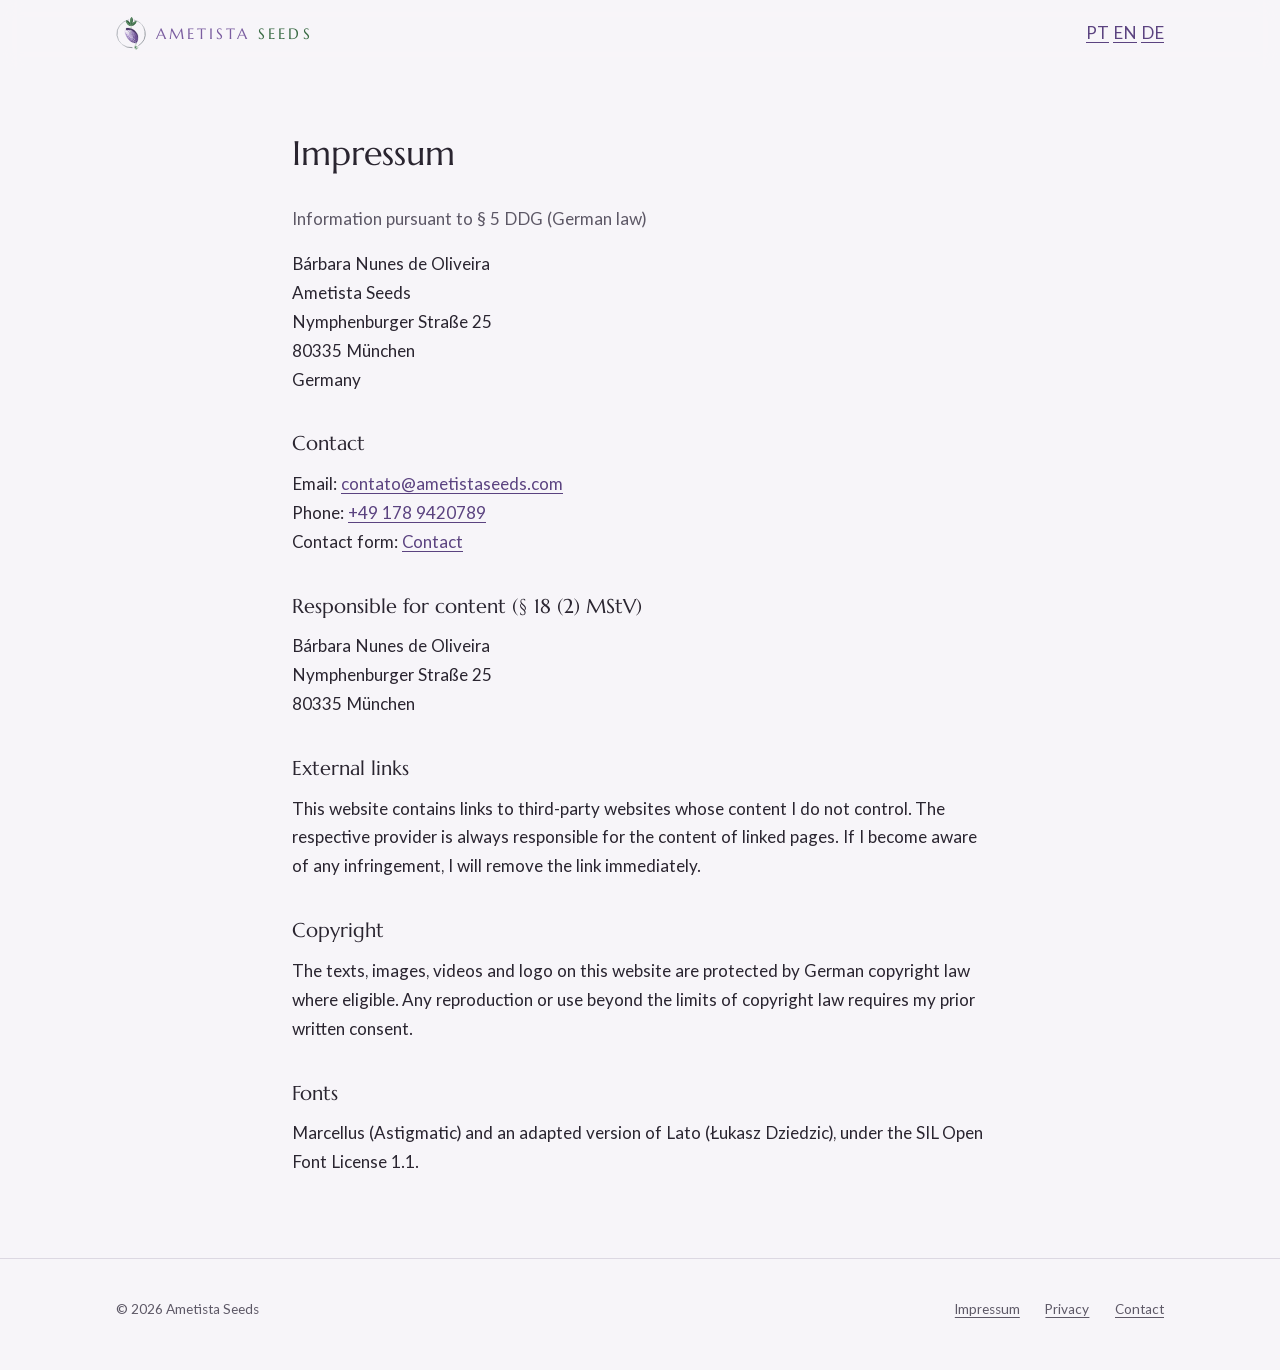
<file: en/impressum.html>
<!doctype html>
<html lang="en">
<head>
<meta charset="utf-8">
<meta name="viewport" content="width=device-width, initial-scale=1">
<title>Impressum — Ametista Seeds</title>
<meta name="robots" content="noindex">
<link rel="icon" href="../assets/img/simbolo-claro.svg" type="image/svg+xml">
<link rel="stylesheet" href="../assets/css/style.css">
<script src="/s.js" defer></script>
<style>.legal .sub{color:var(--suave)}:root{--botao:#5b4380}</style>
</head>
<body>
<header class="topo">
  <div class="envolve">
    <a class="marca" href="../en/index.html" aria-label="Ametista Seeds — Home">
      <img src="../assets/img/simbolo-claro.svg" alt="" width="31" height="38">
      <span class="nome"><span class="am">AMETISTA</span> <span class="sd">SEEDS</span></span>
    </a>
    <nav class="idiomas"><a href="../impressum.html" hreflang="pt-BR" lang="pt-BR">PT</a> <a href="../en/impressum.html" hreflang="en" lang="en" aria-current="true">EN</a> <a href="../de/impressum.html" hreflang="de" lang="de">DE</a></nav>
  </div>
</header>
<main class="legal">
  <div class="envolve">
<h1>Impressum</h1>
<p class="sub">Information pursuant to § 5 DDG (German law)</p>
<p>Bárbara Nunes de Oliveira<br>Ametista Seeds<br>Nymphenburger Straße 25<br>80335 München<br>Germany</p>
<h2>Contact</h2>
<p>Email: <a href="mailto:contato@ametistaseeds.com">contato@ametistaseeds.com</a><br>Phone: <a href="tel:+491789420789">+49 178 9420789</a><br>Contact form: <a href="contact.html">Contact</a></p>
<h2>Responsible for content (§ 18 (2) MStV)</h2>
<p>Bárbara Nunes de Oliveira<br>Nymphenburger Straße 25<br>80335 München</p>
<h2>External links</h2>
<p>This website contains links to third-party websites whose content I do not control. The respective provider is always responsible for the content of linked pages. If I become aware of any infringement, I will remove the link immediately.</p>
<h2>Copyright</h2>
<p>The texts, images, videos and logo on this website are protected by German copyright law where eligible. Any reproduction or use beyond the limits of copyright law requires my prior written consent.</p>
<h2>Fonts</h2>
<p>Marcellus (Astigmatic) and an adapted version of Lato (Łukasz Dziedzic), under the SIL Open Font License 1.1.</p>
  </div>
</main>
<footer class="rodape">
  <div class="envolve">
    <span class="ia">© 2026 Ametista Seeds</span>
    <a href="impressum.html">Impressum</a>
    <a href="privacy.html">Privacy</a>
    <a href="contact.html">Contact</a>
  </div>
</footer>
</body>
</html>
</file>
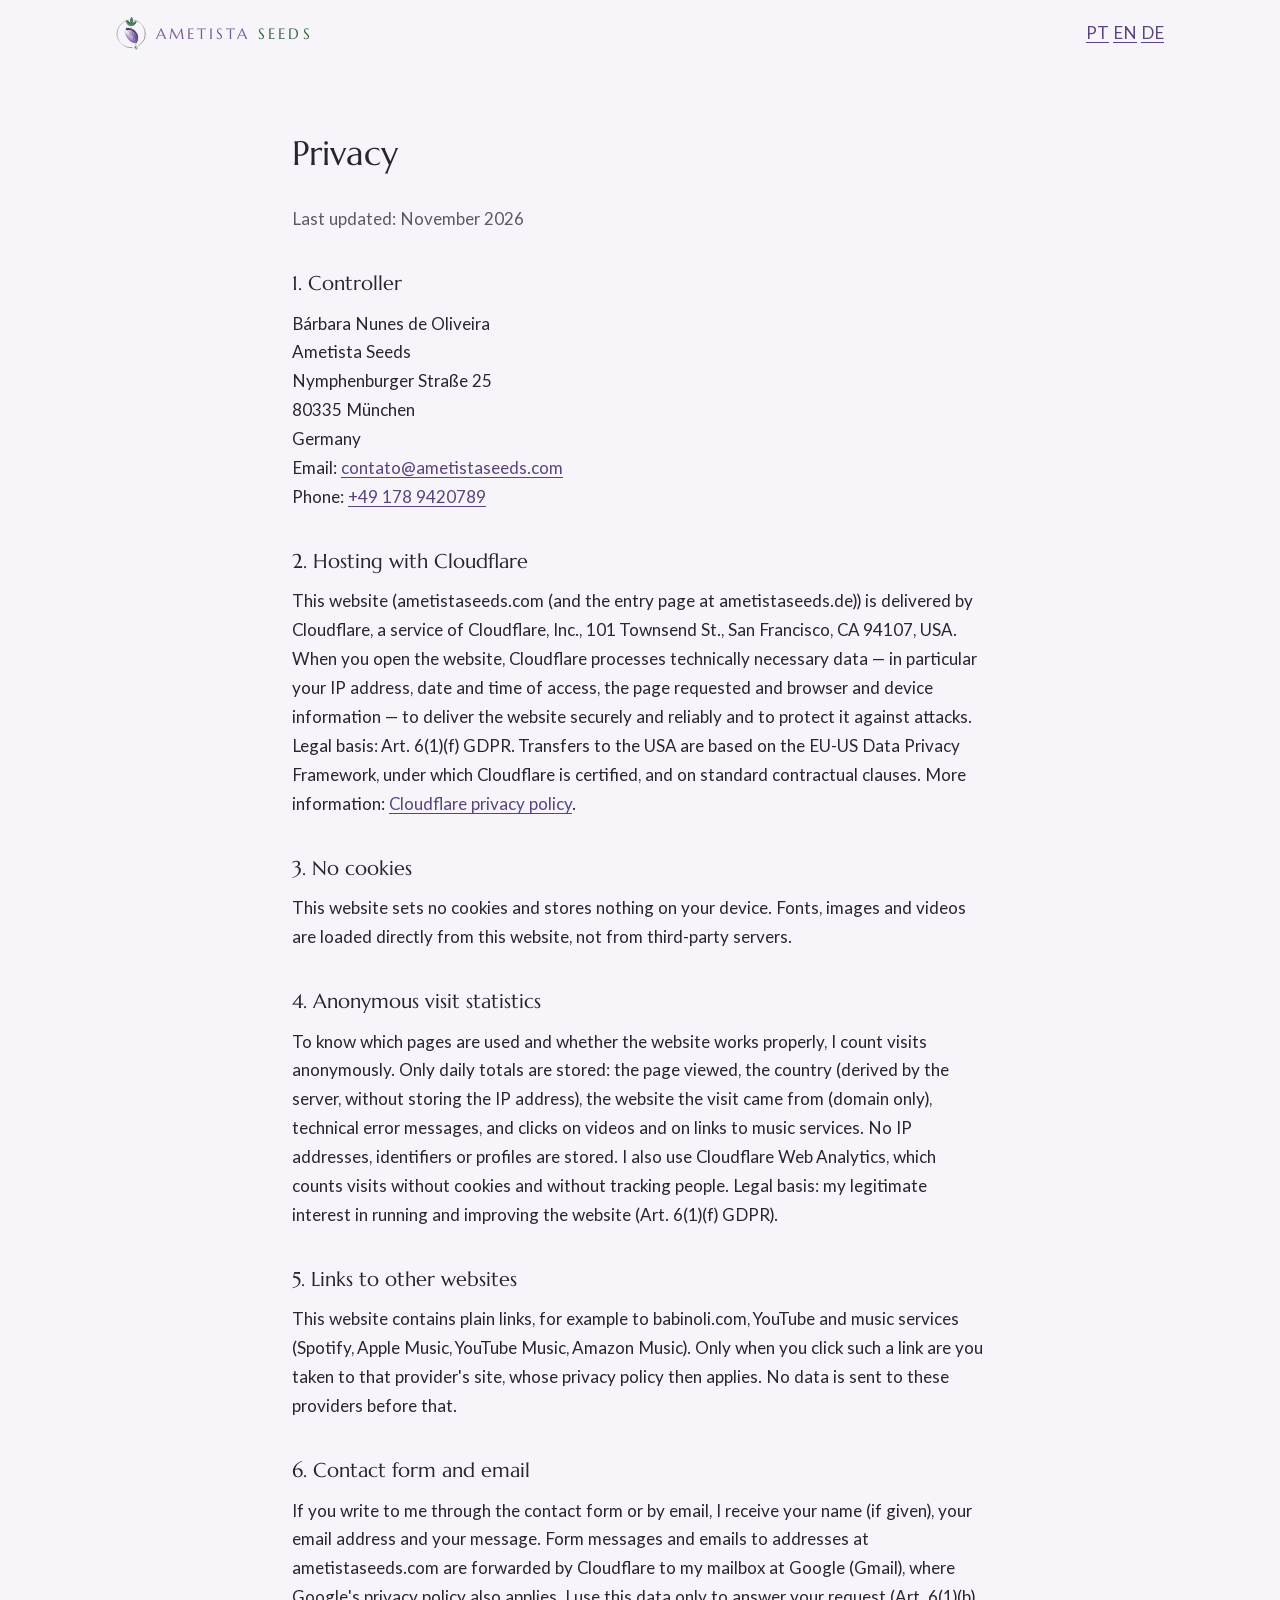
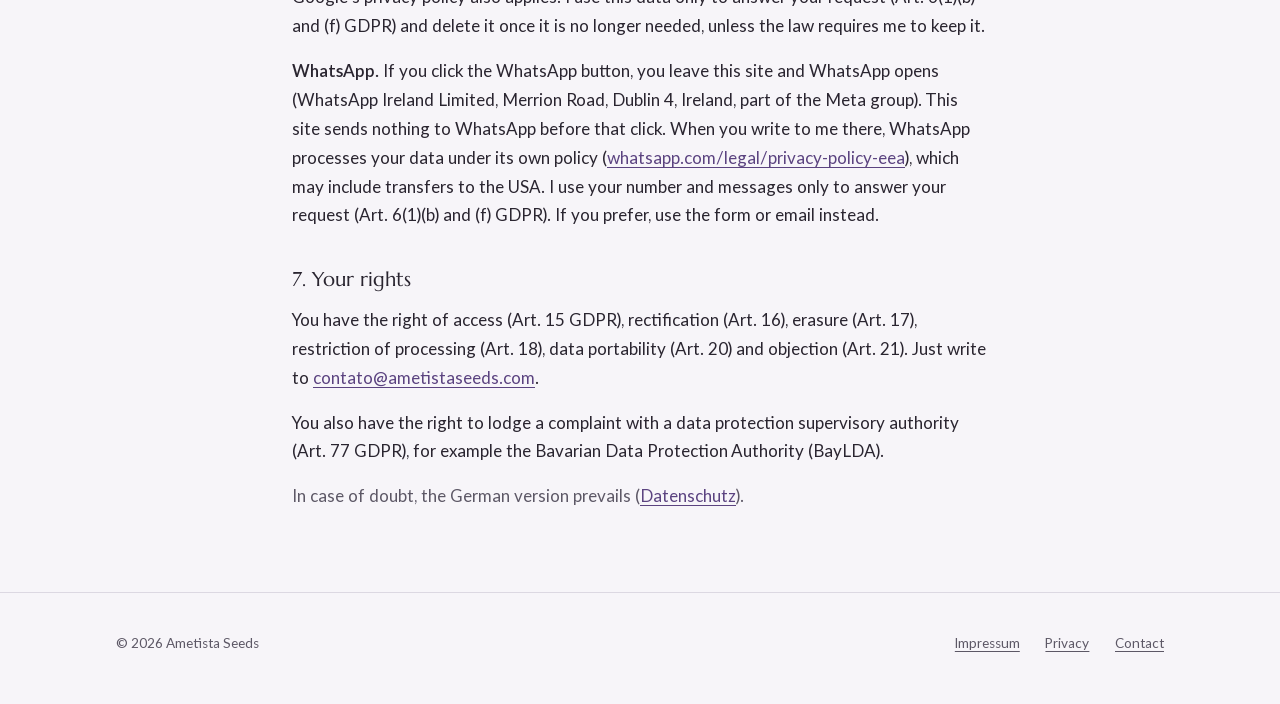
<file: en/privacy.html>
<!doctype html>
<html lang="en">
<head>
<meta charset="utf-8">
<meta name="viewport" content="width=device-width, initial-scale=1">
<title>Privacy — Ametista Seeds</title>

<link rel="icon" href="../assets/img/simbolo-claro.svg" type="image/svg+xml">
<link rel="stylesheet" href="../assets/css/style.css">
<script src="/s.js" defer></script>
<style>.legal .sub{color:var(--suave)}:root{--botao:#5b4380}</style>
<link rel="canonical" href="https://ametistaseeds.com/en/privacy">
</head>
<body>
<header class="topo">
  <div class="envolve">
    <a class="marca" href="../en/index.html" aria-label="Ametista Seeds — Home">
      <img src="../assets/img/simbolo-claro.svg" alt="" width="31" height="38">
      <span class="nome"><span class="am">AMETISTA</span> <span class="sd">SEEDS</span></span>
    </a>
    <nav class="idiomas"><a href="../privacidade.html" hreflang="pt-BR" lang="pt-BR">PT</a> <a href="../en/privacy.html" hreflang="en" lang="en" aria-current="true">EN</a> <a href="../de/datenschutz.html" hreflang="de" lang="de">DE</a></nav>
  </div>
</header>
<main class="legal">
  <div class="envolve">
<h1>Privacy</h1>
<p class="sub">Last updated: November 2026</p>
<h2>1. Controller</h2>
<p>Bárbara Nunes de Oliveira<br>Ametista Seeds<br>Nymphenburger Straße 25<br>80335 München<br>Germany<br>Email: <a href="mailto:contato@ametistaseeds.com">contato@ametistaseeds.com</a><br>Phone: <a href="tel:+491789420789">+49 178 9420789</a></p>
<h2>2. Hosting with Cloudflare</h2>
<p>This website (ametistaseeds.com (and the entry page at ametistaseeds.de)) is delivered by Cloudflare, a service of Cloudflare, Inc., 101 Townsend St., San Francisco, CA 94107, USA. When you open the website, Cloudflare processes technically necessary data — in particular your IP address, date and time of access, the page requested and browser and device information — to deliver the website securely and reliably and to protect it against attacks. Legal basis: Art. 6(1)(f) GDPR. Transfers to the USA are based on the EU-US Data Privacy Framework, under which Cloudflare is certified, and on standard contractual clauses. More information: <a href="https://www.cloudflare.com/privacypolicy/" rel="noopener">Cloudflare privacy policy</a>.</p>
<h2>3. No cookies</h2>
<p>This website sets no cookies and stores nothing on your device. Fonts, images and videos are loaded directly from this website, not from third-party servers.</p>
<h2>4. Anonymous visit statistics</h2>
<p>To know which pages are used and whether the website works properly, I count visits anonymously. Only daily totals are stored: the page viewed, the country (derived by the server, without storing the IP address), the website the visit came from (domain only), technical error messages, and clicks on videos and on links to music services. No IP addresses, identifiers or profiles are stored. I also use Cloudflare Web Analytics, which counts visits without cookies and without tracking people. Legal basis: my legitimate interest in running and improving the website (Art. 6(1)(f) GDPR).</p>
<h2>5. Links to other websites</h2>
<p>This website contains plain links, for example to babinoli.com, YouTube and music services (Spotify, Apple Music, YouTube Music, Amazon Music). Only when you click such a link are you taken to that provider's site, whose privacy policy then applies. No data is sent to these providers before that.</p>
<h2>6. Contact form and email</h2>
<p>If you write to me through the contact form or by email, I receive your name (if given), your email address and your message. Form messages and emails to addresses at ametistaseeds.com are forwarded by Cloudflare to my mailbox at Google (Gmail), where Google's privacy policy also applies. I use this data only to answer your request (Art. 6(1)(b) and (f) GDPR) and delete it once it is no longer needed, unless the law requires me to keep it.</p>
<p><strong>WhatsApp.</strong> If you click the WhatsApp button, you leave this site and WhatsApp opens (WhatsApp Ireland Limited, Merrion Road, Dublin 4, Ireland, part of the Meta group). This site sends nothing to WhatsApp before that click. When you write to me there, WhatsApp processes your data under its own policy (<a href="https://www.whatsapp.com/legal/privacy-policy-eea" rel="noopener">whatsapp.com/legal/privacy-policy-eea</a>), which may include transfers to the USA. I use your number and messages only to answer your request (Art. 6(1)(b) and (f) GDPR). If you prefer, use the form or email instead.</p>
<h2>7. Your rights</h2>
<p>You have the right of access (Art. 15 GDPR), rectification (Art. 16), erasure (Art. 17), restriction of processing (Art. 18), data portability (Art. 20) and objection (Art. 21). Just write to <a href="mailto:contato@ametistaseeds.com">contato@ametistaseeds.com</a>.</p>
<p>You also have the right to lodge a complaint with a data protection supervisory authority (Art. 77 GDPR), for example the Bavarian Data Protection Authority (BayLDA).</p>
<p class="sub">In case of doubt, the German version prevails (<a href="../de/datenschutz.html">Datenschutz</a>).</p>
  </div>
</main>
<footer class="rodape">
  <div class="envolve">
    <span class="ia">© 2026 Ametista Seeds</span>
    <a href="impressum.html">Impressum</a>
    <a href="privacy.html">Privacy</a>
    <a href="contact.html">Contact</a>
  </div>
</footer>
</body>
</html>
</file>
<file: assets/css/style.css>
/* Ametista Seeds — estilo do site */
@font-face{font-family:"Marcellus";src:url(../fonts/Marcellus-latin.woff2) format("woff2");font-weight:400;font-style:normal;font-display:swap}
@font-face{font-family:"Ametista Texto";src:url(../fonts/AmetistaTexto-Light.woff) format("woff");font-weight:300;font-style:normal;font-display:swap}
@font-face{font-family:"Ametista Texto";src:url(../fonts/AmetistaTexto-Regular.woff) format("woff");font-weight:400;font-style:normal;font-display:swap}
@font-face{font-family:"Ametista Texto";src:url(../fonts/AmetistaTexto-Italic.woff) format("woff");font-weight:400;font-style:italic;font-display:swap}
@font-face{font-family:"Ametista Texto";src:url(../fonts/AmetistaTexto-Semibold.woff) format("woff");font-weight:600;font-style:normal;font-display:swap}

:root{
  --fundo:#f7f5f9;
  --papel:#ffffff;
  --tinta:#2a2530;
  --suave:#5d5866;
  --ametista:#7a5da0;
  --ametista-escura:#5b4380;
  --ametista-nevoa:#ece6f3;
  --verde:#3a6b45;
  --verde-claro:#8bc097;
  --prata:#616870;
  --prata-clara:#c6cacf;
  --linha:#dcd8e2;
  --titulo:"Marcellus",Georgia,"Times New Roman",serif;
  --texto:"Ametista Texto","Segoe UI",Roboto,Helvetica,Arial,sans-serif;
  --largura:68rem;
}
*,*::before,*::after{box-sizing:border-box}
html{scroll-behavior:smooth}
@media (prefers-reduced-motion:reduce){html{scroll-behavior:auto}}
body{margin:0;background:var(--fundo);color:var(--tinta);font-family:var(--texto);font-weight:400;font-size:1.0625rem;line-height:1.7;-webkit-font-smoothing:antialiased;text-rendering:optimizeLegibility}
img,video,svg{display:block;max-width:100%}
a{color:var(--ametista-escura);text-decoration-thickness:1px;text-underline-offset:.2em}
a:hover{color:var(--verde)}
:focus-visible{outline:2px solid var(--ametista);outline-offset:3px;border-radius:4px}
.envolve{width:100%;max-width:var(--largura);margin:0 auto;padding:0 1.25rem}
.so-leitor{position:absolute;width:1px;height:1px;overflow:hidden;clip:rect(0 0 0 0);white-space:nowrap}

/* Cabeçalho */
.topo{position:sticky;top:0;z-index:10;background:rgba(247,245,249,.88);backdrop-filter:saturate(1.2) blur(10px);-webkit-backdrop-filter:saturate(1.2) blur(10px);border-bottom:1px solid transparent;transition:border-color .3s}
.topo.rolou{border-bottom-color:var(--linha)}
.topo .envolve{display:flex;align-items:center;gap:1.5rem;min-height:4.25rem}
.marca{display:flex;align-items:center;gap:.6rem;text-decoration:none;color:inherit;margin-right:auto}
.marca img{width:1.9rem;height:auto}
.nome{font-family:var(--titulo);letter-spacing:.2em;font-size:.95rem;white-space:nowrap}
.nome .am{color:var(--ametista)}
.nome .sd{color:var(--verde)}
.menu{display:flex;gap:1.4rem;list-style:none;margin:0;padding:0;font-size:.9rem;letter-spacing:.04em}
.menu a{color:var(--suave);text-decoration:none}
.menu a:hover{color:var(--ametista-escura)}
.linguas{display:flex;gap:.15rem;font-size:.78rem;letter-spacing:.08em}
.linguas a,.linguas span{padding:.25rem .45rem;border-radius:999px;text-decoration:none;color:var(--suave)}
.linguas [aria-current]{background:var(--ametista-nevoa);color:var(--ametista-escura);font-weight:600}

/* Abertura */
.abertura{position:relative;overflow:hidden;padding:3.5rem 0 4.5rem}
.facetas{position:absolute;inset:0;width:100%;height:100%;pointer-events:none;color:var(--prata-clara);opacity:.55}
.abertura .envolve{position:relative;display:grid;grid-template-columns:1.1fr .9fr;gap:3.5rem;align-items:center}
.selo{font-family:var(--titulo);letter-spacing:.32em;text-transform:uppercase;font-size:.8rem;color:var(--verde);margin:0 0 1.2rem}
.abertura h1{font-family:var(--titulo);font-weight:400;font-size:clamp(2.3rem,5.2vw,3.9rem);line-height:1.08;letter-spacing:.01em;margin:0 0 1.4rem;color:var(--tinta)}
.abertura h1 em{font-style:normal;color:var(--ametista)}
.abertura .lead{font-weight:300;font-size:1.22rem;line-height:1.65;color:var(--suave);max-width:31rem;margin:0 0 2rem}
.botoes{display:flex;flex-wrap:wrap;gap:.8rem}
.botao{display:inline-flex;align-items:center;gap:.5rem;padding:.75rem 1.35rem;border-radius:999px;font-size:.95rem;letter-spacing:.03em;text-decoration:none;border:1px solid var(--ametista);color:var(--papel);background:var(--ametista);transition:background .2s,color .2s,border-color .2s}
.botao:hover{background:var(--ametista-escura);border-color:var(--ametista-escura);color:var(--papel)}
.botao.leve{background:transparent;color:var(--ametista-escura)}
.botao.leve:hover{background:var(--ametista-nevoa);color:var(--ametista-escura)}

.palco{position:relative;justify-self:center;width:min(100%,22rem)}
.moldura{position:relative;aspect-ratio:9/16;border-radius:2rem;overflow:hidden;background:#d9d2c8;box-shadow:0 1px 0 rgba(255,255,255,.7) inset,0 30px 60px -25px rgba(74,52,104,.45),0 12px 24px -16px rgba(42,37,48,.35)}
.moldura video,.moldura img{width:100%;height:100%;object-fit:cover}
.moldura::after{content:"";position:absolute;inset:0;border-radius:inherit;box-shadow:0 0 0 1px rgba(255,255,255,.35) inset;pointer-events:none}
.repetir{position:absolute;right:.8rem;bottom:.8rem;display:flex;align-items:center;gap:.35rem;padding:.45rem .8rem;border:0;border-radius:999px;background:rgba(42,37,48,.55);color:#fff;font:inherit;font-size:.78rem;letter-spacing:.04em;cursor:pointer;opacity:0;transform:translateY(4px);transition:opacity .4s,transform .4s;backdrop-filter:blur(6px);-webkit-backdrop-filter:blur(6px)}
.repetir.ver{opacity:1;transform:none}
.repetir:hover{background:rgba(91,67,128,.8)}
.legenda{margin:.7rem 0 0;text-align:center;font-size:.75rem;color:var(--suave);letter-spacing:.03em}

/* Divisória de cristal */
.cristal{display:flex;align-items:center;gap:1rem;color:var(--prata-clara);margin:0 auto;max-width:var(--largura);padding:0 1.25rem}
.cristal::before,.cristal::after{content:"";flex:1;height:1px;background:linear-gradient(90deg,transparent,var(--prata-clara))}
.cristal::after{background:linear-gradient(90deg,var(--prata-clara),transparent)}
.cristal svg{width:1.5rem;height:auto;flex:none}

/* Secções */
.seccao{padding:5rem 0}
.seccao h2{font-family:var(--titulo);font-weight:400;font-size:clamp(1.7rem,3.4vw,2.4rem);line-height:1.2;margin:0 0 1.3rem}
.rotulo{font-family:var(--titulo);text-transform:uppercase;letter-spacing:.3em;font-size:.74rem;color:var(--verde);margin:0 0 .9rem}
.seccao p{margin:0 0 1.1rem;max-width:38rem}

.sobre .envolve{display:grid;grid-template-columns:.8fr 1.2fr;gap:4rem;align-items:center}
.sobre figure{margin:0;justify-self:center;width:min(100%,17rem)}
.cores{list-style:none;margin:2rem 0 0;padding:0;display:grid;gap:1rem}
.cores li{display:grid;grid-template-columns:auto 1fr;gap:1rem;align-items:start}
.cor{width:2.4rem;height:2.4rem;clip-path:polygon(50% 0,100% 30%,100% 70%,50% 100%,0 70%,0 30%);flex:none;margin-top:.15rem}
.cor.am{background:linear-gradient(150deg,#a68bc6,var(--ametista) 55%,#4f3a72)}
.cor.vd{background:linear-gradient(150deg,var(--verde-claro),var(--verde) 60%,#284d31)}
.cor.pr{background:linear-gradient(150deg,#e4e6e9,var(--prata) 60%,#454a51)}
.cores strong{display:block;font-family:var(--titulo);font-weight:400;font-size:1.1rem;letter-spacing:.04em}
.cores span{color:var(--suave);font-size:.98rem}

.projetos{background:var(--papel)}
.cartao{display:grid;grid-template-columns:auto 1fr auto;gap:2rem;align-items:center;padding:2rem 2.2rem;border:1px solid var(--linha);border-radius:1.5rem;background:linear-gradient(135deg,#fff 60%,var(--ametista-nevoa));margin-top:2rem}
.cartao .inicial{width:4.5rem;height:4.5rem;border-radius:50%;display:grid;place-items:center;background:var(--fundo);border:1px solid var(--linha);font-family:var(--titulo);font-size:1.5rem;color:var(--ametista)}
.cartao h3{font-family:var(--titulo);font-weight:400;font-size:1.5rem;margin:0 0 .3rem}
.cartao p{margin:0;color:var(--suave)}
.cartao .papel{font-size:.82rem;letter-spacing:.06em;color:var(--verde);text-transform:uppercase;margin:0 0 .4rem}

.ideias .envolve{text-align:center}
.ideias p{margin-left:auto;margin-right:auto}
.ideias .frase{font-family:var(--titulo);font-size:clamp(1.35rem,2.6vw,1.75rem);line-height:1.45;color:var(--tinta);max-width:34rem}
.broto{width:3rem;margin:0 auto 1.5rem;color:var(--verde)}

.contato{background:linear-gradient(180deg,var(--fundo),var(--ametista-nevoa))}
.contato .envolve{text-align:center}
.contato p{margin-left:auto;margin-right:auto}
.email{display:inline-block;margin-top:.6rem;font-family:var(--titulo);font-size:clamp(1.15rem,3.2vw,1.6rem);letter-spacing:.03em;word-break:break-all}

/* Rodapé */
.rodape{padding:2.5rem 0 3rem;font-size:.85rem;color:var(--suave);border-top:1px solid var(--linha)}
.rodape .envolve{display:flex;flex-wrap:wrap;gap:.6rem 1.6rem;align-items:center}
.rodape .ia{margin-right:auto}
.rodape a{color:var(--suave)}

/* Páginas legais */
.legal{padding:3.5rem 0 4rem}
.legal .envolve{max-width:46rem}
.legal h1{font-family:var(--titulo);font-weight:400;font-size:2.1rem;margin:0 0 1.5rem}
.legal h2{font-family:var(--titulo);font-weight:400;font-size:1.25rem;margin:2rem 0 .6rem}
.legal p{margin:0 0 1rem}

/* Faixa de prévia (sai antes de publicar) */
.previa{position:fixed;left:50%;bottom:1rem;transform:translateX(-50%);z-index:20;background:var(--tinta);color:#fff;font-size:.75rem;letter-spacing:.04em;padding:.45rem .9rem;border-radius:999px;box-shadow:0 8px 20px -8px rgba(0,0,0,.4);white-space:nowrap}

/* Entrada suave */
.surge{opacity:0;transform:translateY(14px);transition:opacity .8s ease,transform .8s ease}
.surge.visivel{opacity:1;transform:none}
@media (prefers-reduced-motion:reduce){.surge{opacity:1;transform:none;transition:none}}

/* Tablet e celular */
@media (max-width:860px){
  .menu{display:none}
  .abertura{padding:2rem 0 3.5rem}
  .abertura .envolve{grid-template-columns:1fr;gap:2.5rem}
  .abertura .texto{order:2}
  .palco{order:1;width:min(60%,15rem)}
  .abertura .selo{display:none}
  .sobre .envolve{grid-template-columns:1fr;gap:2.5rem}
  .sobre figure{width:min(60%,13rem)}
  .seccao{padding:3.8rem 0}
  .cartao{grid-template-columns:1fr;gap:1.2rem;padding:1.6rem}
  .cartao .inicial{width:3.5rem;height:3.5rem;font-size:1.2rem}
  .cartao .botao{justify-self:start}
}
@media (max-width:420px){
  .nome{font-size:.8rem;letter-spacing:.16em}
  .marca img{width:1.6rem}
  .topo .envolve{gap:.6rem}
  .linguas a,.linguas span{padding:.2rem .35rem}
}

/* Trama de cristal: rede e estrutura molecular, nos cantos das secções */
.seccao,.rodape{position:relative;overflow:hidden}
.seccao > .envolve{position:relative;z-index:1}
.seccao::before{content:"";position:absolute;width:min(44vw,600px);aspect-ratio:600/420;background-repeat:no-repeat;background-size:contain;pointer-events:none;z-index:0;opacity:.75}
.sobre::before{left:0;bottom:0;background-image:url(../img/trama-inf-esq.svg)}
.projetos::before{right:0;top:0;background-image:url(../img/trama-sup-dir.svg)}
.ideias::before{left:0;top:0;background-image:url(../img/trama-sup-esq.svg)}
.contato::before{right:0;bottom:0;background-image:url(../img/trama-inf-dir.svg)}
@media (max-width:860px){
  .seccao::before{width:78vw;opacity:.6}
  .facetas{opacity:.4}
}
.cartao .ouvir{margin-top:.8rem;display:flex;flex-wrap:wrap;gap:.35rem .5rem;align-items:center;font-size:.85rem}
.cartao .ouvir span{color:var(--suave);letter-spacing:.04em;margin-right:.15rem}
.cartao .ouvir a{padding:.2rem .65rem;border:1px solid var(--linha);border-radius:999px;background:var(--papel);text-decoration:none;color:var(--ametista-escura)}
.cartao .ouvir a:hover{border-color:var(--verde);color:var(--verde)}

/* Primeira produção (clipe) dentro do cartão da Babi Noli */
.cartao > .botao{grid-row:1;grid-column:3}
.cartao .producao{grid-row:2;grid-column:2 / -1;display:grid;grid-template-columns:9.5rem 1fr;gap:1rem;align-items:center;margin-top:-.4rem;padding:.75rem;border:1px solid var(--linha);border-radius:1rem;background:var(--papel);text-decoration:none;color:var(--tinta);transition:border-color .2s}
.cartao .producao:hover{border-color:var(--ametista)}
.cartao .producao img{width:100%;height:auto;border-radius:.6rem}
.cartao .producao-texto{font-size:.92rem;line-height:1.45}
.cartao .producao-link{display:block;margin-top:.35rem;font-size:.85rem;color:var(--ametista-escura)}
@media (max-width:860px){.cartao > .botao{grid-row:auto;grid-column:auto}.cartao .producao{grid-row:auto;grid-column:1;grid-template-columns:1fr;margin-top:0}}
.cartao .inicial.flor img{width:2.9rem;height:2.9rem;display:block}
.cartao .inicial.chip img{width:4rem;height:4rem}
@media (max-width:860px){.cartao .inicial.chip img{width:3.1rem;height:3.1rem}}

/* WhatsApp (contato) */
.whatsapp-linha{margin-top:1.2rem}
.botao.whatsapp{background:#25D366;color:#073b1f;border-color:#25D366}
.botao.whatsapp:hover{filter:brightness(.95)}
</file>
